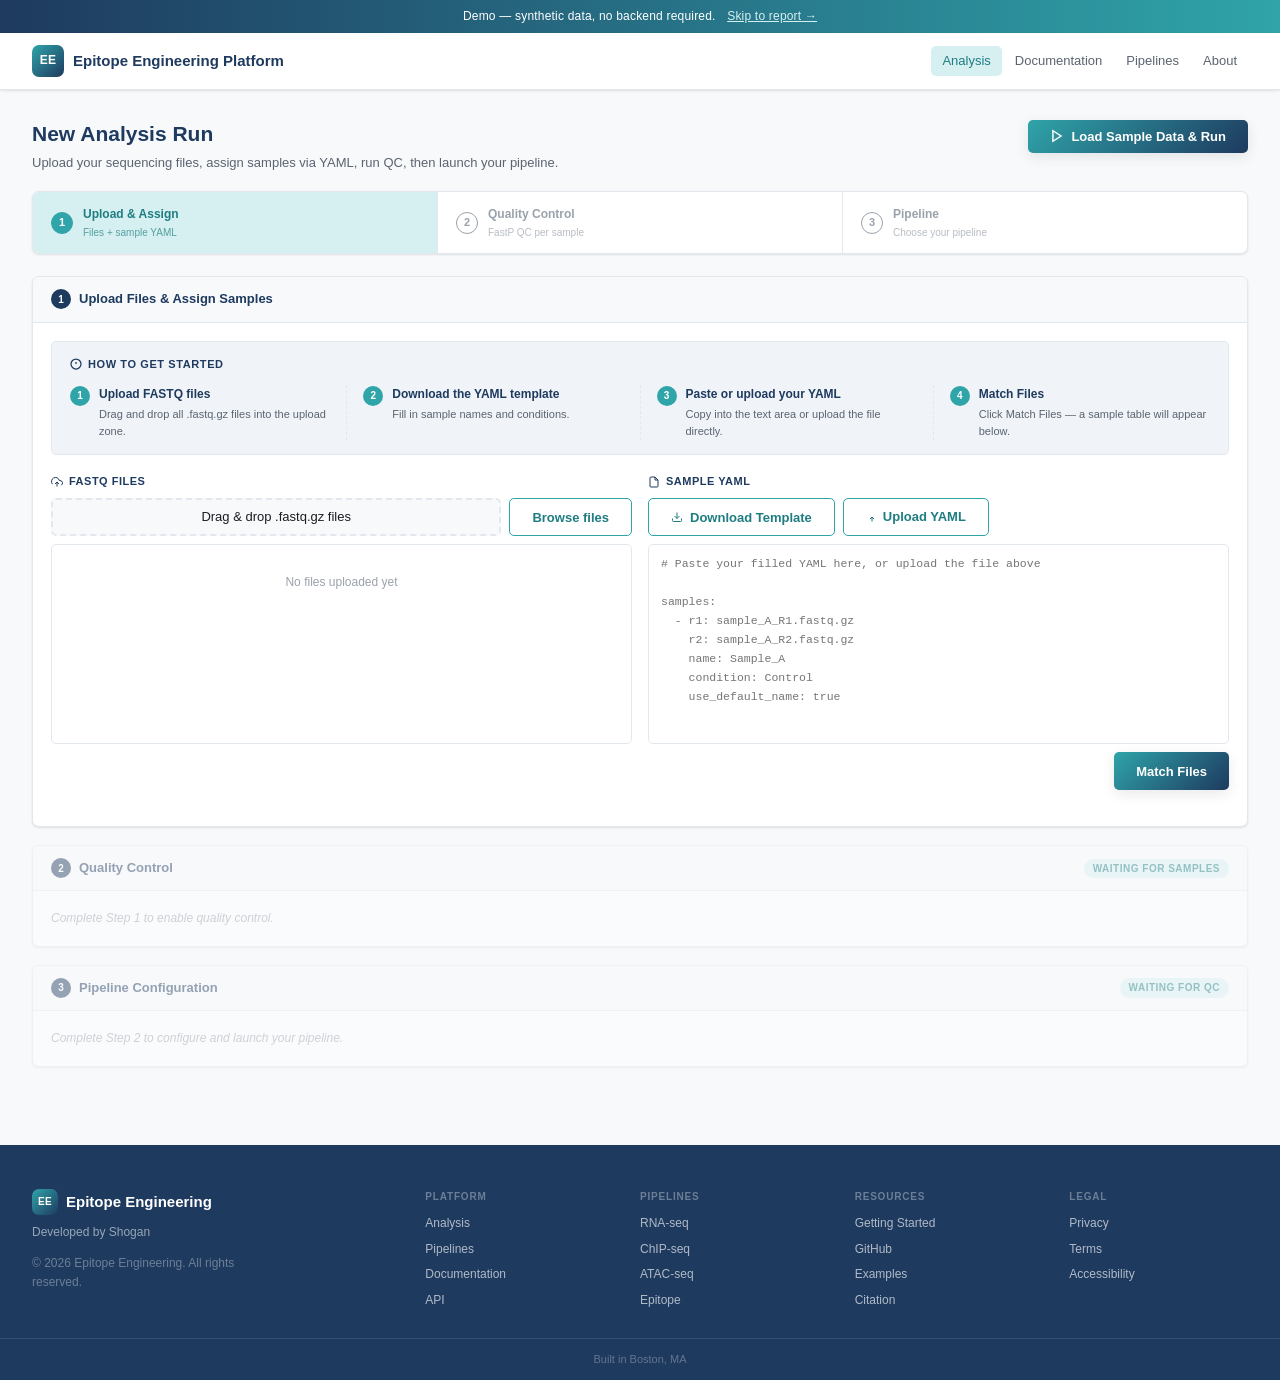
<file: index.html>
<!DOCTYPE html>
<html lang="en">
<head>
  <meta charset="UTF-8"/>
  <meta name="viewport" content="width=device-width, initial-scale=1.0"/>
  <title>Epitope Engineering Platform — Demo</title>
  <link rel="stylesheet" href="style.css"/>
  <style>
    .demo-bar{background:linear-gradient(90deg,#1E3A5F,#2FA4A9);color:#fff;text-align:center;padding:7px 16px;font-size:12px;font-weight:500;letter-spacing:.2px}
    .demo-bar a{color:#D6F0F1;text-decoration:underline;margin-left:8px}
    .page-hd-row{display:flex;align-items:flex-start;justify-content:space-between;gap:16px}
    .page-hd-text h1{font-size:21px;font-weight:600;color:var(--p)}
    .page-hd-text p{font-size:13px;color:var(--t2);margin-top:3px}
  </style>
</head>
<body>

<div class="demo-bar">
  Demo — synthetic data, no backend required.
  <a href="demo_report.html">Skip to report →</a>
</div>

<!-- ═══ HEADER ═══════════════════════════════════════════════════════════ -->
<header class="site-header">
  <div class="hdr-inner">
    <div class="logo">
      <span class="logo-mark">EE</span>
      <span class="logo-name">Epitope Engineering Platform</span>
    </div>
    <nav class="nav">
      <a href="index.html" class="nav-a active">Analysis</a>
      <a href="#" class="nav-a">Documentation</a>
      <a href="#" class="nav-a">Pipelines</a>
      <a href="#" class="nav-a">About</a>
    </nav>
  </div>
</header>


<!-- ═══ MAIN ══════════════════════════════════════════════════════════════ -->
<main class="main">
  <div class="wrap">

    <div class="page-hd">
      <div class="page-hd-row">
        <div class="page-hd-text">
          <h1>New Analysis Run</h1>
          <p>Upload your sequencing files, assign samples via YAML, run QC, then launch your pipeline.</p>
        </div>
        <button class="btn-run" id="demo-btn" onclick="loadDemoData()" style="flex-shrink:0;margin-top:2px">
          <svg width="14" height="14" viewBox="0 0 24 24" fill="none" stroke="currentColor" stroke-width="2.5"><polygon points="5 3 19 12 5 21 5 3"/></svg>
          Load Sample Data &amp; Run
        </button>
      </div>
    </div>

    <!-- ── WORKFLOW STEPPER ──────────────────────────────────────────── -->
    <div class="wf-bar">
      <div class="wf-step active" id="wf-1">
        <div class="wf-num">1</div>
        <div class="wf-text"><span class="wf-label">Upload &amp; Assign</span><span class="wf-sub">Files + sample YAML</span></div>
      </div>
      <div class="wf-step" id="wf-2">
        <div class="wf-num">2</div>
        <div class="wf-text"><span class="wf-label">Quality Control</span><span class="wf-sub">FastP QC per sample</span></div>
      </div>
      <div class="wf-step" id="wf-3">
        <div class="wf-num">3</div>
        <div class="wf-text"><span class="wf-label">Pipeline</span><span class="wf-sub">Choose your pipeline</span></div>
      </div>
    </div>

    <!-- ══════════════════════════════════════════════════════════════════
         STEP 1 — UPLOAD + YAML
    ══════════════════════════════════════════════════════════════════════ -->
    <div class="section-block" id="step1-block">
      <div class="section-hd">
        <span class="section-title"><span class="step-pill">1</span>Upload Files &amp; Assign Samples</span>
      </div>
      <div class="section-bd">

        <!-- Instruction banner -->
        <div class="instr-banner">
          <div class="instr-title">
            <svg width="12" height="12" viewBox="0 0 24 24" fill="none" stroke="currentColor" stroke-width="2.5"><circle cx="12" cy="12" r="10"/><line x1="12" y1="8" x2="12" y2="12"/><line x1="12" y1="16" x2="12.01" y2="16"/></svg>
            How to get started
          </div>
          <div class="instr-steps">
            <div class="instr-step"><div class="instr-n">1</div><div><div class="instr-head">Upload FASTQ files</div><div class="instr-sub">Drag and drop all .fastq.gz files into the upload zone.</div></div></div>
            <div class="instr-step"><div class="instr-n">2</div><div><div class="instr-head">Download the YAML template</div><div class="instr-sub">Fill in sample names and conditions.</div></div></div>
            <div class="instr-step"><div class="instr-n">3</div><div><div class="instr-head">Paste or upload your YAML</div><div class="instr-sub">Copy into the text area or upload the file directly.</div></div></div>
            <div class="instr-step"><div class="instr-n">4</div><div><div class="instr-head">Match Files</div><div class="instr-sub">Click Match Files — a sample table will appear below.</div></div></div>
          </div>
        </div>

        <!-- Two-col upload -->
        <div class="upload-two-col">

          <!-- LEFT — FASTQ -->
          <div class="upload-panel">
            <div class="upload-panel-label">
              <svg width="12" height="12" viewBox="0 0 24 24" fill="none" stroke="currentColor" stroke-width="2"><polyline points="16 16 12 12 8 16"/><line x1="12" y1="12" x2="12" y2="21"/><path d="M20.39 18.39A5 5 0 0 0 18 9h-1.26A8 8 0 1 0 3 16.3"/></svg>
              FASTQ Files
            </div>
            <div class="upload-drop-row">
              <div class="upload-drop" id="drop-zone">
                <div class="upload-drop-text">Drag &amp; drop .fastq.gz files</div>
                <input type="file" id="file-in" multiple hidden/>
              </div>
              <button class="btn-run btn-secondary upload-browse-btn" onclick="document.getElementById('file-in').click()">Browse files</button>
            </div>
            <div class="file-list-panel" id="file-list-panel">
              <div class="sb-list" id="file-list-items"><div class="sb-empty">No files uploaded yet</div></div>
              <div class="sb-foot" id="file-list-foot" style="display:none">
                <span id="fl-count">0 files</span>
                <span id="fl-size">—</span>
              </div>
            </div>
          </div>

          <!-- RIGHT — YAML -->
          <div class="upload-panel">
            <div class="upload-panel-label">
              <svg width="12" height="12" viewBox="0 0 24 24" fill="none" stroke="currentColor" stroke-width="2"><path d="M14 2H6a2 2 0 00-2 2v16a2 2 0 002 2h12a2 2 0 002-2V8z"/><polyline points="14 2 14 8 20 8"/></svg>
              Sample YAML
            </div>
            <div class="yaml-panel">
              <div class="yaml-top-row">
                <button class="btn-run btn-secondary" onclick="downloadYAMLTemplate()">
                  <svg width="12" height="12" viewBox="0 0 24 24" fill="none" stroke="currentColor" stroke-width="2"><path d="M21 15v4a2 2 0 01-2 2H5a2 2 0 01-2-2v-4"/><polyline points="7 10 12 15 17 10"/><line x1="12" y1="15" x2="12" y2="3"/></svg>
                  Download Template
                </button>
                <label class="btn-run btn-secondary yaml-file-lbl">
                  <svg width="12" height="12" viewBox="0 0 24 24" fill="none" stroke="currentColor" stroke-width="2"><polyline points="16 16 12 12 8 16"/><line x1="12" y1="12" x2="12" y2="21"/></svg>
                  Upload YAML
                  <input type="file" id="yaml-file-in" hidden accept=".yaml,.yml" onchange="loadYAMLFile(this)"/>
                </label>
              </div>
              <textarea id="yaml-textarea" class="yaml-ta" spellcheck="false" placeholder="# Paste your filled YAML here, or upload the file above&#10;&#10;samples:&#10;  - r1: sample_A_R1.fastq.gz&#10;    r2: sample_A_R2.fastq.gz&#10;    name: Sample_A&#10;    condition: Control&#10;    use_default_name: true"></textarea>
              <div class="yaml-actions">
                <button class="btn-run" onclick="matchYAML()">Match Files</button>
              </div>
            </div>
          </div>

        </div>

        <!-- Sample table -->
        <div id="sample-table-wrap" style="display:none">
          <div class="sample-table-hd">
            <svg width="13" height="13" viewBox="0 0 24 24" fill="none" stroke="currentColor" stroke-width="2"><path d="M17 21v-2a4 4 0 00-4-4H5a4 4 0 00-4 4v2"/><circle cx="9" cy="7" r="4"/></svg>
            Sample Assignment
            <span class="sample-table-count" id="sample-table-count"></span>
          </div>
          <div class="sample-table-scroll">
            <table class="sample-tbl">
              <thead>
                <tr><th>#</th><th>Sample Name</th><th>Condition</th><th>R1 File</th><th>R2 File</th><th>Default Name</th><th></th></tr>
              </thead>
              <tbody id="sample-tbl-body"></tbody>
            </table>
          </div>
          <div class="step-action-row" id="nudge-1" style="display:none">
            <button class="btn-run" onclick="scrollToStep2(); runQC()">
              <svg width="14" height="14" viewBox="0 0 24 24" fill="none" stroke="currentColor" stroke-width="2.5"><polygon points="5 3 19 12 5 21 5 3"/></svg>
              Run Quality Control
            </button>
          </div>
        </div>

      </div>
    </div>

    <!-- ══════════════════════════════════════════════════════════════════
         STEP 2 — QUALITY CONTROL
    ══════════════════════════════════════════════════════════════════════ -->
    <div class="section-block locked" id="step2-block">
      <div class="section-hd">
        <span class="section-title"><span class="step-pill">2</span>Quality Control</span>
        <span class="section-badge" id="qc-badge">Waiting for samples</span>
      </div>
      <div class="section-bd">
        <p class="step-hint" id="qc-hint">Complete Step 1 to enable quality control.</p>

        <div id="qc-ready-block" style="display:none">
          <!-- QC results table -->
          <div id="qc-results-wrap" style="display:none">
            <div class="sample-table-hd" style="margin-bottom:10px">QC Results</div>
            <div class="sample-table-scroll">
              <table class="sample-tbl" id="qc-tbl">
                <thead>
                  <tr><th>Sample / Condition</th><th>R1 Reads</th><th>R2 Reads</th><th>Q20 / Q30</th><th>GC%</th><th>Status</th></tr>
                </thead>
                <tbody id="qc-tbl-body"></tbody>
              </table>
            </div>
            <div class="step-action-row" id="nudge-2" style="display:none">
              <button class="btn-run btn-secondary" id="dl-report-btn" onclick="downloadQCReport()">
                <svg width="13" height="13" viewBox="0 0 24 24" fill="none" stroke="currentColor" stroke-width="2"><path d="M21 15v4a2 2 0 01-2 2H5a2 2 0 01-2-2v-4"/><polyline points="7 10 12 15 17 10"/><line x1="12" y1="15" x2="12" y2="3"/></svg>
                Download QC Report
              </button>
              <button class="btn-run" onclick="scrollToStep3()">
                Proceed to Step 3 →
              </button>
            </div>
          </div>
        </div>

      </div>
    </div>

    <!-- ══════════════════════════════════════════════════════════════════
         STEP 3 — PIPELINE
    ══════════════════════════════════════════════════════════════════════ -->
    <div class="section-block locked" id="step3-block">
      <div class="section-hd">
        <span class="section-title"><span class="step-pill">3</span>Pipeline Configuration</span>
        <span class="section-badge" id="pipe-badge">Waiting for QC</span>
      </div>
      <div class="section-bd">
        <p class="step-hint" id="pipe-hint">Complete Step 2 to configure and launch your pipeline.</p>

        <div id="pipe-ready-block" style="display:none">
          <div class="two-col">

            <!-- LEFT COL -->
            <div class="col-l">

              <!-- Pipeline -->
              <div class="card h-full">
                <div class="card-hd">
                  <span class="card-title">
                    <svg width="14" height="14" viewBox="0 0 24 24" fill="none" stroke="currentColor" stroke-width="2"><polyline points="22 12 18 12 15 21 9 3 6 12 2 12"/></svg>
                    Select Pipeline
                  </span>
                </div>
                <div class="card-bd">
                  <div class="dd-wrap">
                    <select class="pipeline-dd" id="pipeline-dd" onchange="selectPipeline(this.value)">
                      <option value="">— loading pipelines… —</option>
                    </select>
                    <svg class="dd-arrow" width="12" height="12" viewBox="0 0 24 24" fill="none" stroke="currentColor" stroke-width="2.5"><polyline points="6 9 12 15 18 9"/></svg>
                  </div>
                  <div class="pip-info" id="pip-info" style="display:none">
                    <p class="pip-desc" id="pip-desc"></p>
                    <div class="pipeline-steps-vis" id="pipeline-steps-vis"></div>
                  </div>
                </div>
              </div>

              <!-- Pre-processing -->
              <div class="card">
                <div class="card-hd">
                  <span class="card-title">
                    <svg width="14" height="14" viewBox="0 0 24 24" fill="none" stroke="currentColor" stroke-width="2"><path d="M12 20h9"/><path d="M16.5 3.5a2.121 2.121 0 013 3L7 19l-4 1 1-4L16.5 3.5z"/></svg>
                    Pre-processing
                  </span>
                </div>
                <div class="card-bd">
                  <div class="preproc-row">
                    <div class="preproc-group">
                      <div class="preproc-lbl">Reads</div>
                      <label class="radio-lbl"><input type="radio" name="read-choice" value="trimmed" checked/> Trimmed <span class="radio-hint">(post-QC)</span></label>
                      <label class="radio-lbl"><input type="radio" name="read-choice" value="original"/> Raw <span class="radio-hint">(original)</span></label>
                    </div>
                    <div class="preproc-sep"></div>
                    <div class="preproc-group">
                      <div class="preproc-lbl">Paired reads</div>
                      <label class="radio-lbl"><input type="radio" name="merge-choice" value="no" checked/> Keep R1 / R2 <span class="radio-hint">(separate)</span></label>
                      <label class="radio-lbl"><input type="radio" name="merge-choice" value="yes"/> Merge <span class="radio-hint">(before alignment)</span></label>
                    </div>
                  </div>
                </div>
              </div>

              <!-- Reference -->
              <div class="card">
                <div class="card-hd">
                  <span class="card-title">
                    <svg width="14" height="14" viewBox="0 0 24 24" fill="none" stroke="currentColor" stroke-width="2"><ellipse cx="12" cy="5" rx="9" ry="3"/><path d="M21 12c0 1.66-4 3-9 3s-9-1.34-9-3"/><path d="M3 5v14c0 1.66 4 3 9 3s9-1.34 9-3V5"/></svg>
                    Reference Sequence
                  </span>
                </div>
                <div class="card-bd">
                  <div class="ref-row" id="ref-row" style="display:none">

                    <!-- Top controls row -->
                    <div class="ref-controls-row">
                      <div class="ref-label">
                        <svg width="12" height="12" viewBox="0 0 24 24" fill="none"
                            stroke="currentColor" stroke-width="2">
                          <path d="M14 2H6a2 2 0 00-2 2v16a2 2 0 002 2h12a2 2 0 002-2V8z"/>
                          <polyline points="14 2 14 8 20 8"/>
                        </svg>
                        Reference
                      </div>

                      <!-- Built-in reference selector (hidden when empty) -->
                      <div class="ref-builtin-wrap" id="ref-builtin-wrap" style="display:none">
                        <select id="ref-builtin-select" class="ref-builtin-select"
                                onchange="selectBuiltinRef(this.value)">
                          <option value="">— select built-in —</option>
                        </select>
                      </div>

                      <!-- FASTA upload -->
                      <div class="ref-upload-wrap" id="ref-upload-wrap">
                        <input type="file" id="ref-file-in" hidden accept=".fa,.fasta,.fna,.faa,.fa.gz,.fasta.gz,.fna.gz,.faa.gz"/>
                        <button class="alt-btn" id="ref-upload-btn"
                                onclick="document.getElementById('ref-file-in').click()">
                          <svg width="12" height="12" viewBox="0 0 24 24" fill="none"
                              stroke="currentColor" stroke-width="2">
                            <polyline points="16 16 12 12 8 16"/>
                            <line x1="12" y1="12" x2="12" y2="21"/>
                            <path d="M20.39 18.39A5 5 0 0 0 18 9h-1.26A8 8 0 1 0 3 16.3"/>
                          </svg>
                          Upload FASTA
                        </button>
                        <span class="ref-filename" id="ref-filename" style="display:none"></span>
                        <span class="ref-type-badge" id="ref-type-badge" style="display:none"></span>
                        <button class="ref-clear-btn" id="ref-clear-btn"
                                style="display:none" onclick="clearReference()">✕</button>
                      </div>
                    </div>

                    <!-- Paste section -->
                    <div class="ref-paste-section">
                      <textarea id="ref-seq-text" class="ref-seq-ta"
                        placeholder="Or paste FASTA sequence(s) here...&#10;&gt;MyPeptide&#10;ACDEFGHIKLMNPQRSTVWY"
                        rows="3" spellcheck="false"></textarea>
                      <div class="ref-analyze-bar">
                        <button class="alt-btn" onclick="analyzeReference()">
                          <svg width="12" height="12" viewBox="0 0 24 24" fill="none" stroke="currentColor" stroke-width="2">
                            <circle cx="11" cy="11" r="8"/><line x1="21" y1="21" x2="16.65" y2="16.65"/>
                          </svg>
                          Analyze
                        </button>
                        <div class="ref-scan-result" id="ref-scan-result" style="display:none"></div>
                      </div>
                    </div>

                  </div>
                </div>
              </div>



            </div><!-- /col-l -->

            <!-- RIGHT COL — Parameters -->
            <div class="col-r">
              <div class="card">
                <div class="card-hd">
                  <span class="card-title">
                    <svg width="14" height="14" viewBox="0 0 24 24" fill="none" stroke="currentColor" stroke-width="2"><circle cx="12" cy="12" r="3"/><path d="M19.07 4.93l-1.41 1.41M4.93 4.93l1.41 1.41M4.93 19.07l1.41-1.41M19.07 19.07l-1.41-1.41M21 12h-3M6 12H3M12 21v-3M12 6V3"/></svg>
                    Parameters
                  </span>
                  <button class="btn-run btn-secondary btn-sm" onclick="resetParams()">
                    <svg width="11" height="11" viewBox="0 0 24 24" fill="none" stroke="currentColor" stroke-width="2.5"><path d="M3 12a9 9 0 1 0 9-9 9.75 9.75 0 0 0-6.74 2.74L3 8"/><path d="M3 3v5h5"/></svg>
                    Reset
                  </button>
                </div>
                <div class="params-blurb">
                  Select a pipeline to configure parameters. Defaults are suitable for most RNA-seq experiments.
                </div>
                <div id="params-dynamic" class="params-dynamic">
                  <p class="params-empty">Select a pipeline to see parameters.</p>
                </div>
              </div>
            </div>
          </div>
          <div class="run-bar" id="run-bar">
            <div class="run-meta">
              <span id="run-summary">0 samples configured</span>
              <span class="run-pipe-badge" id="run-pipe-badge">No pipeline selected</span>
            </div>
            <button class="btn-run" id="run-btn">
              <svg width="14" height="14" viewBox="0 0 24 24" fill="none" stroke="currentColor" stroke-width="2.5"><polygon points="5 3 19 12 5 21 5 3"/></svg>
              Run Analysis
            </button>
          </div>
        </div>
      </div>
    </div>

  </div>
</main>

<!-- FOOTER -->
<footer class="footer">
  <div class="wrap footer-inner">
    <div class="footer-brand">
      <div class="footer-logo"><span class="logo-mark sm">EE</span>Epitope Engineering</div>
      <p>Developed by Shogan</p>
      <p class="footer-copy">© 2026 Epitope Engineering. All rights reserved.</p>
    </div>
    <div class="footer-col"><h4>Platform</h4><a href="#">Analysis</a><a href="#">Pipelines</a><a href="#">Documentation</a><a href="#">API</a></div>
    <div class="footer-col"><h4>Pipelines</h4><a href="#">RNA-seq</a><a href="#">ChIP-seq</a><a href="#">ATAC-seq</a><a href="#">Epitope</a></div>
    <div class="footer-col"><h4>Resources</h4><a href="#">Getting Started</a><a href="#">GitHub</a><a href="#">Examples</a><a href="#">Citation</a></div>
    <div class="footer-col"><h4>Legal</h4><a href="#">Privacy</a><a href="#">Terms</a><a href="#">Accessibility</a></div>
  </div>
  <div class="footer-btm"><div class="wrap">Built in Boston, MA</div></div>
</footer>

<style>
  #toast-container{position:fixed;bottom:24px;right:24px;z-index:9999;display:flex;flex-direction:column;gap:8px;pointer-events:none}
  .toast-item{padding:10px 16px;border-radius:8px;font-size:13px;font-weight:500;box-shadow:0 4px 12px rgba(0,0,0,.18);max-width:320px;opacity:0;transition:opacity .2s;pointer-events:auto}
  .toast-success{background:#1a7f5a;color:#fff}
  .toast-error{background:#c0392b;color:#fff}
  .toast-info{background:#1E3A5F;color:#fff}
  .status-pass{display:inline-flex;align-items:center;gap:4px;color:#1a7f5a;font-weight:600;font-size:12px}
  .status-fail{display:inline-flex;align-items:center;gap:4px;color:#c0392b;font-weight:600;font-size:12px}
  .ref-type-aa{background:#e8f4f8;color:#1E3A5F;border:1px solid #b8d9e8;padding:2px 7px;border-radius:4px;font-size:11px;font-weight:600}
</style>
<div id="toast-container"></div>

<script>
// ── Global state ─────────────────────────────────────────────────────────────
let files = [];
let pipelines = {};
let referenceFile, referenceType;

// ── Demo data ─────────────────────────────────────────────────────────────────
const DEMO_QC_RESULTS = [
  { sample:'CDR3-Lib-1', condition:'Input', status:'ok', results:{
      before_filtering:{ total_reads:1694462 },
      after_filtering: { q20_rate:96.8, q30_rate:91.2, gc_content:47.3 },
      filtering:       { pass_rate:94.8 } }},
  { sample:'CDR3-Lib-2', condition:'Input', status:'ok', results:{
      before_filtering:{ total_reads:1825694 },
      after_filtering: { q20_rate:96.4, q30_rate:90.8, gc_content:46.9 },
      filtering:       { pass_rate:95.1 } }},
  { sample:'CDR3-Sel-1', condition:'Selected', status:'ok', results:{
      before_filtering:{ total_reads:1469122 },
      after_filtering: { q20_rate:97.1, q30_rate:92.1, gc_content:47.8 },
      filtering:       { pass_rate:95.1 } }},
  { sample:'CDR3-Sel-2', condition:'Selected', status:'ok', results:{
      before_filtering:{ total_reads:1778688 },
      after_filtering: { q20_rate:96.9, q30_rate:91.5, gc_content:48.1 },
      filtering:       { pass_rate:95.1 } }},
];

const DEMO_YAML = `# CDR3 Library Enrichment Demo
samples:
  - r1: CDR3-Lib-1_R1.fastq.gz
    r2: CDR3-Lib-1_R2.fastq.gz
    name: CDR3-Lib-1
    condition: Input
    use_default_name: true

  - r1: CDR3-Lib-2_R1.fastq.gz
    r2: CDR3-Lib-2_R2.fastq.gz
    name: CDR3-Lib-2
    condition: Input
    use_default_name: true

  - r1: CDR3-Sel-1_R1.fastq.gz
    r2: CDR3-Sel-1_R2.fastq.gz
    name: CDR3-Sel-1
    condition: Selected
    use_default_name: true

  - r1: CDR3-Sel-2_R1.fastq.gz
    r2: CDR3-Sel-2_R2.fastq.gz
    name: CDR3-Sel-2
    condition: Selected
    use_default_name: true
`;

const DEMO_PIPELINE = {
  id:'aa_enrichment', name:'AA Enrichment',
  description:'FastP QC + merging → Diamond BLASTX alignment → per-position binomial GLM with LRT and BH FDR correction → sequence logo output.',
  steps:['FastP QC','Diamond BLASTX','Count Matrix','LRT Analysis','Sequence Logos'],
};

const DEMO_PARAMS_HTML = `
<div class="pkg-block">
  <div class="pkg-block-hd"><span class="pkg-block-label">FastP</span></div>
  <p class="pkg-block-desc">Adapter trimming, quality filtering and paired-end merging.</p>
  <div class="param-grid">
    <div class="param-item"><label>Threads</label><input type="number" class="p-in" value="4" data-key="fastp_threads"/></div>
    <div class="param-item"><label>Min Length (bp)</label><input type="number" class="p-in" value="30" data-key="fastp_min_length"/></div>
    <div class="param-item"><label>Quality Threshold</label><input type="number" class="p-in" value="20" data-key="fastp_quality"/></div>
    <div class="param-item"><label>Complexity Filter</label><input type="number" class="p-in" value="30" data-key="fastp_complexity"/></div>
  </div>
</div>
<div class="pkg-block">
  <div class="pkg-block-hd"><span class="pkg-block-label">Diamond BLASTX</span></div>
  <p class="pkg-block-desc">Ultra-fast translated alignment of merged reads to reference peptide library.</p>
  <div class="param-grid">
    <div class="param-item"><label>Threads</label><input type="number" class="p-in" value="8" data-key="diamond_threads"/></div>
    <div class="param-item"><label>E-value Cutoff</label><input type="number" class="p-in" value="0.00001" step="any" data-key="diamond_evalue"/></div>
    <div class="param-item"><label>Min Identity (%)</label><input type="number" class="p-in" value="85" data-key="diamond_min_identity"/></div>
    <div class="param-item"><label>Max Hits Per Read</label><input type="number" class="p-in" value="1" data-key="diamond_max_hits"/></div>
  </div>
</div>
<div class="pkg-block">
  <div class="pkg-block-hd"><span class="pkg-block-label">AA Enrichment</span></div>
  <p class="pkg-block-desc">Per-position binomial GLM with LRT and BH FDR correction.</p>
  <div class="param-grid">
    <div class="param-item"><label>Min Read Depth</label><input type="number" class="p-in" value="50" data-key="enrichment_min_depth"/></div>
    <div class="param-item"><label>FDR Threshold</label><input type="number" class="p-in" value="0.05" step="0.01" data-key="enrichment_fdr"/></div>
    <div class="param-item"><label>Min Length (aa)</label><input type="number" class="p-in" value="7" data-key="min_length"/></div>
    <div class="param-item"><label>Max Length (aa)</label><input type="number" class="p-in" value="22" data-key="max_length"/></div>
  </div>
</div>`;

// ── Toast ─────────────────────────────────────────────────────────────────────
function toast(msg, type) {
  const container = document.getElementById('toast-container');
  const t = document.createElement('div');
  t.className = `toast-item toast-${type}`;
  t.textContent = msg;
  container.appendChild(t);
  requestAnimationFrame(() => { t.style.opacity = '1'; });
  setTimeout(() => { t.style.opacity = '0'; setTimeout(() => t.remove(), 220); }, 3500);
}

// ── File list ─────────────────────────────────────────────────────────────────
function renderFileList() {
  const fileList = document.getElementById('file-list-items');
  if (fileList) {
    fileList.innerHTML = files.map(f =>
      `<div class="file-item" style="padding:5px 8px;font-size:12px;border-bottom:1px solid var(--bdr,#e5e7eb)">`+
      `<span style="font-weight:500">${f.file.name}</span>`+
      `<span style="color:#888;margin-left:8px">${(f.file.size/1024/1024).toFixed(1)} MB</span></div>`
    ).join('');
  }
  const foot = document.getElementById('file-list-foot');
  if (foot && files.length > 0) {
    document.getElementById('fl-count').textContent = `${files.length} files`;
    const totalSize = files.reduce((sum, f) => sum + f.file.size, 0);
    document.getElementById('fl-size').textContent = `${(totalSize/1024/1024).toFixed(1)} MB total`;
    foot.style.display = 'flex';
  }
}

// ── Step 1: Match Files ───────────────────────────────────────────────────────
function matchYAML() {
  const yamlText = document.getElementById('yaml-textarea').value.trim();
  if (!yamlText) { toast('Please enter YAML content first — use "Load Sample Data & Run" or paste your own.', 'error'); return; }

  const samples = [
    { name:'CDR3-Lib-1', condition:'Input',    r1:'CDR3-Lib-1_R1.fastq.gz', r2:'CDR3-Lib-1_R2.fastq.gz' },
    { name:'CDR3-Lib-2', condition:'Input',    r1:'CDR3-Lib-2_R1.fastq.gz', r2:'CDR3-Lib-2_R2.fastq.gz' },
    { name:'CDR3-Sel-1', condition:'Selected', r1:'CDR3-Sel-1_R1.fastq.gz', r2:'CDR3-Sel-1_R2.fastq.gz' },
    { name:'CDR3-Sel-2', condition:'Selected', r1:'CDR3-Sel-2_R1.fastq.gz', r2:'CDR3-Sel-2_R2.fastq.gz' },
  ];

  const tbody = document.getElementById('sample-tbl-body');
  tbody.innerHTML = '';
  samples.forEach((s, i) => {
    const tr = document.createElement('tr');
    tr.innerHTML = `<td>${i+1}</td><td>${s.name}</td><td>${s.condition}</td><td>${s.r1}</td><td>${s.r2}</td><td>&#10003;</td><td><button class="btn-edit" style="font-size:11px;padding:2px 8px;border:1px solid #ccc;border-radius:4px;cursor:pointer;background:#fff">Edit</button></td>`;
    tbody.appendChild(tr);
  });

  document.getElementById('sample-table-wrap').style.display = 'block';
  document.getElementById('sample-table-count').textContent = `${samples.length} samples`;
  document.getElementById('nudge-1').style.display = 'flex';

  document.getElementById('step2-block').classList.remove('locked');
  document.getElementById('wf-2').classList.add('active');
  document.getElementById('qc-badge').textContent = 'Ready to run';
  document.getElementById('qc-hint').textContent = 'Click "Run Quality Control" below to begin QC.';

  toast('4 samples matched — click "Run Quality Control" to proceed.', 'success');
  document.getElementById('step2-block').scrollIntoView({ behavior:'smooth' });
}

// ── Step 2: QC ────────────────────────────────────────────────────────────────
async function runQC() {
  const qcBtn = document.querySelector('#nudge-1 .btn-run');
  if (qcBtn) {
    qcBtn.disabled = true;
    qcBtn.innerHTML = '<svg width="14" height="14" viewBox="0 0 24 24" fill="none" stroke="currentColor" stroke-width="2.5"><polygon points="5 3 19 12 5 21 5 3"/></svg> Running QC…';
  }
  document.getElementById('step2-block').scrollIntoView({ behavior:'smooth' });
  toast('Running FastP QC…', 'info');

  await new Promise(r => setTimeout(r, 1600));

  renderQCTable(DEMO_QC_RESULTS);
  toast('QC complete — 4 / 4 samples passed!', 'success');

  setTimeout(enableStep3, 400);
}

function renderQCTable(results) {
  document.getElementById('qc-hint').style.display = 'none';
  document.getElementById('qc-ready-block').style.display = 'block';
  document.getElementById('qc-results-wrap').style.display = 'block';
  document.getElementById('nudge-2').style.display = 'flex';
  document.getElementById('qc-badge').textContent = 'Complete';

  const tbody = document.getElementById('qc-tbl-body');
  tbody.innerHTML = results.map(r => {
    const total = r.results.before_filtering.total_reads;
    const r1 = Math.round(total / 2);
    const r2 = total - r1;
    const { q20_rate, q30_rate, gc_content } = r.results.after_filtering;
    const pass = r.status === 'ok';
    return `<tr>
      <td><strong>${r.sample}</strong><br><span style="font-size:11px;color:#888">${r.condition}</span></td>
      <td>${r1.toLocaleString()}</td>
      <td>${r2.toLocaleString()}</td>
      <td>${q20_rate}% / ${q30_rate}%</td>
      <td>${gc_content}%</td>
      <td><span class="${pass ? 'status-pass' : 'status-fail'}">${pass ? '&#10003; Pass' : '&#10007; Fail'}</span></td>
    </tr>`;
  }).join('');
}

// ── Step 3: Pipeline ──────────────────────────────────────────────────────────
function enableStep3() {
  document.getElementById('step3-block').classList.remove('locked');
  document.getElementById('wf-3').classList.add('active');
  document.getElementById('pipe-badge').textContent = 'Ready to configure';
  document.getElementById('pipe-hint').style.display = 'none';
  document.getElementById('pipe-ready-block').style.display = 'block';
  document.getElementById('ref-row').style.display = 'block';

  pipelines = { aa_enrichment: DEMO_PIPELINE };
  const dd = document.getElementById('pipeline-dd');
  dd.innerHTML = '<option value="">&#8212; Select Pipeline &#8212;</option><option value="aa_enrichment">AA Enrichment</option>';
  dd.value = 'aa_enrichment';
  selectPipeline('aa_enrichment');

  const refTa = document.getElementById('ref-seq-text');
  if (refTa) refTa.value = '>CDR3_reference_12mer\nMGYDPELKVLDY\n';
  referenceFile = new File(['>CDR3_reference_12mer\nMGYDPELKVLDY\n'], 'cdr3_reference.fasta', { type:'text/plain' });
  referenceType = 'aa';

  const refFname  = document.getElementById('ref-filename');
  const refBadge  = document.getElementById('ref-type-badge');
  const refClear  = document.getElementById('ref-clear-btn');
  const refUpload = document.getElementById('ref-upload-btn');
  if (refFname)  { refFname.textContent = 'cdr3_reference.fasta'; refFname.style.display = 'inline'; }
  if (refBadge)  { refBadge.textContent = 'AA'; refBadge.className = 'ref-type-badge ref-type-aa'; refBadge.style.display = 'inline'; }
  if (refClear)  refClear.style.display  = 'inline-flex';
  if (refUpload) refUpload.style.display = 'none';

  const refScan = document.getElementById('ref-scan-result');
  if (refScan) { refScan.style.display = 'inline'; refScan.innerHTML = '<span style="color:#1a7f5a">&#10003; 1 sequence &middot; AA &middot; 12 aa</span>'; }

  const runBtn = document.getElementById('run-btn');
  if (runBtn) {
    runBtn.innerHTML = '<svg width="14" height="14" viewBox="0 0 24 24" fill="none" stroke="currentColor" stroke-width="2.5"><path d="M5 12h14"/><path d="M12 5l7 7-7 7"/></svg> View Demo Results';
    runBtn.onclick = () => { window.location.href = 'demo_report.html'; };
  }
  const runSum   = document.getElementById('run-summary');
  const runBadge = document.getElementById('run-pipe-badge');
  if (runSum)   runSum.textContent   = '4 samples · AA Enrichment';
  if (runBadge) runBadge.textContent = 'AA Enrichment';

  document.getElementById('step3-block').scrollIntoView({ behavior:'smooth' });
  toast('Pipeline configured — click “View Demo Results” to see the report!', 'success');
}

function selectPipeline(id) {
  if (!id || !pipelines[id]) return;
  const pip = pipelines[id];
  document.getElementById('pip-info').style.display = 'block';
  document.getElementById('pip-desc').textContent = pip.description;
  document.getElementById('pipeline-steps-vis').innerHTML = pip.steps.map(s => `<div class="step-vis">${s}</div>`).join('');
  const w = document.getElementById('params-dynamic');
  if (w) w.innerHTML = DEMO_PARAMS_HTML;
}

// ── Load Sample Data button ───────────────────────────────────────────────────
async function loadDemoData() {
  const btn = document.getElementById('demo-btn');
  if (btn) { btn.disabled = true; btn.textContent = 'Loading…'; }

  files = [
    { file:{ name:'CDR3-Lib-1_R1.fastq.gz', size:8472318 } },
    { file:{ name:'CDR3-Lib-1_R2.fastq.gz', size:8469244 } },
    { file:{ name:'CDR3-Lib-2_R1.fastq.gz', size:9127561 } },
    { file:{ name:'CDR3-Lib-2_R2.fastq.gz', size:9122083 } },
    { file:{ name:'CDR3-Sel-1_R1.fastq.gz', size:7348012 } },
    { file:{ name:'CDR3-Sel-1_R2.fastq.gz', size:7341887 } },
    { file:{ name:'CDR3-Sel-2_R1.fastq.gz', size:8891234 } },
    { file:{ name:'CDR3-Sel-2_R2.fastq.gz', size:8887109 } },
  ];
  renderFileList();
  document.getElementById('yaml-textarea').value = DEMO_YAML;

  if (btn) {
    btn.disabled = false;
    btn.innerHTML = '<svg width="14" height="14" viewBox="0 0 24 24" fill="none" stroke="currentColor" stroke-width="2.5"><polygon points="5 3 19 12 5 21 5 3"/></svg> Load Sample Data &amp; Run';
  }
  toast('Sample data loaded — click “Match Files” to proceed!', 'success');
}

// ── Helpers ───────────────────────────────────────────────────────────────────
function scrollToStep2() { document.getElementById('step2-block').scrollIntoView({ behavior:'smooth' }); }
function scrollToStep3() { document.getElementById('step3-block').scrollIntoView({ behavior:'smooth' }); }

function downloadYAMLTemplate() {
  const tmpl = `# Sample assignment YAML template\nsamples:\n  - r1: sample_A_R1.fastq.gz\n    r2: sample_A_R2.fastq.gz\n    name: Sample_A\n    condition: Control\n    use_default_name: true\n`;
  const a = Object.assign(document.createElement('a'), { href: URL.createObjectURL(new Blob([tmpl],{type:'text/yaml'})), download:'samples_template.yaml' });
  a.click();
}

function loadYAMLFile(input) {
  const file = input.files[0];
  if (!file) return;
  const reader = new FileReader();
  reader.onload = e => { document.getElementById('yaml-textarea').value = e.target.result; toast('YAML file loaded', 'success'); };
  reader.readAsText(file);
}

function downloadQCReport() { toast('QC report download started', 'info'); }

function resetParams() {
  const w = document.getElementById('params-dynamic');
  if (w && pipelines.aa_enrichment) { w.innerHTML = DEMO_PARAMS_HTML; toast('Parameters reset to defaults', 'info'); }
}

function analyzeReference() {
  const ta = document.getElementById('ref-seq-text');
  if (!ta || !ta.value.trim()) { toast('Please enter a reference sequence first', 'error'); return; }
  const result = document.getElementById('ref-scan-result');
  if (result) { result.style.display = 'inline'; result.innerHTML = '<span style="color:#1a7f5a">&#10003; 1 sequence &middot; AA &middot; 12 aa</span>'; }
}

function clearReference() {
  referenceFile = null; referenceType = null;
  const ta = document.getElementById('ref-seq-text'); if (ta) ta.value = '';
  const refFname  = document.getElementById('ref-filename');
  const refBadge  = document.getElementById('ref-type-badge');
  const refClear  = document.getElementById('ref-clear-btn');
  const refUpload = document.getElementById('ref-upload-btn');
  const refScan   = document.getElementById('ref-scan-result');
  if (refFname)  refFname.style.display  = 'none';
  if (refBadge)  refBadge.style.display  = 'none';
  if (refClear)  refClear.style.display  = 'none';
  if (refUpload) refUpload.style.display = 'inline-flex';
  if (refScan)   refScan.style.display   = 'none';
}

function selectBuiltinRef(val) { /* demo stub */ }
function _applyRefScanResult(res) { /* demo stub */ }
</script>
</body>
</html>
</file>
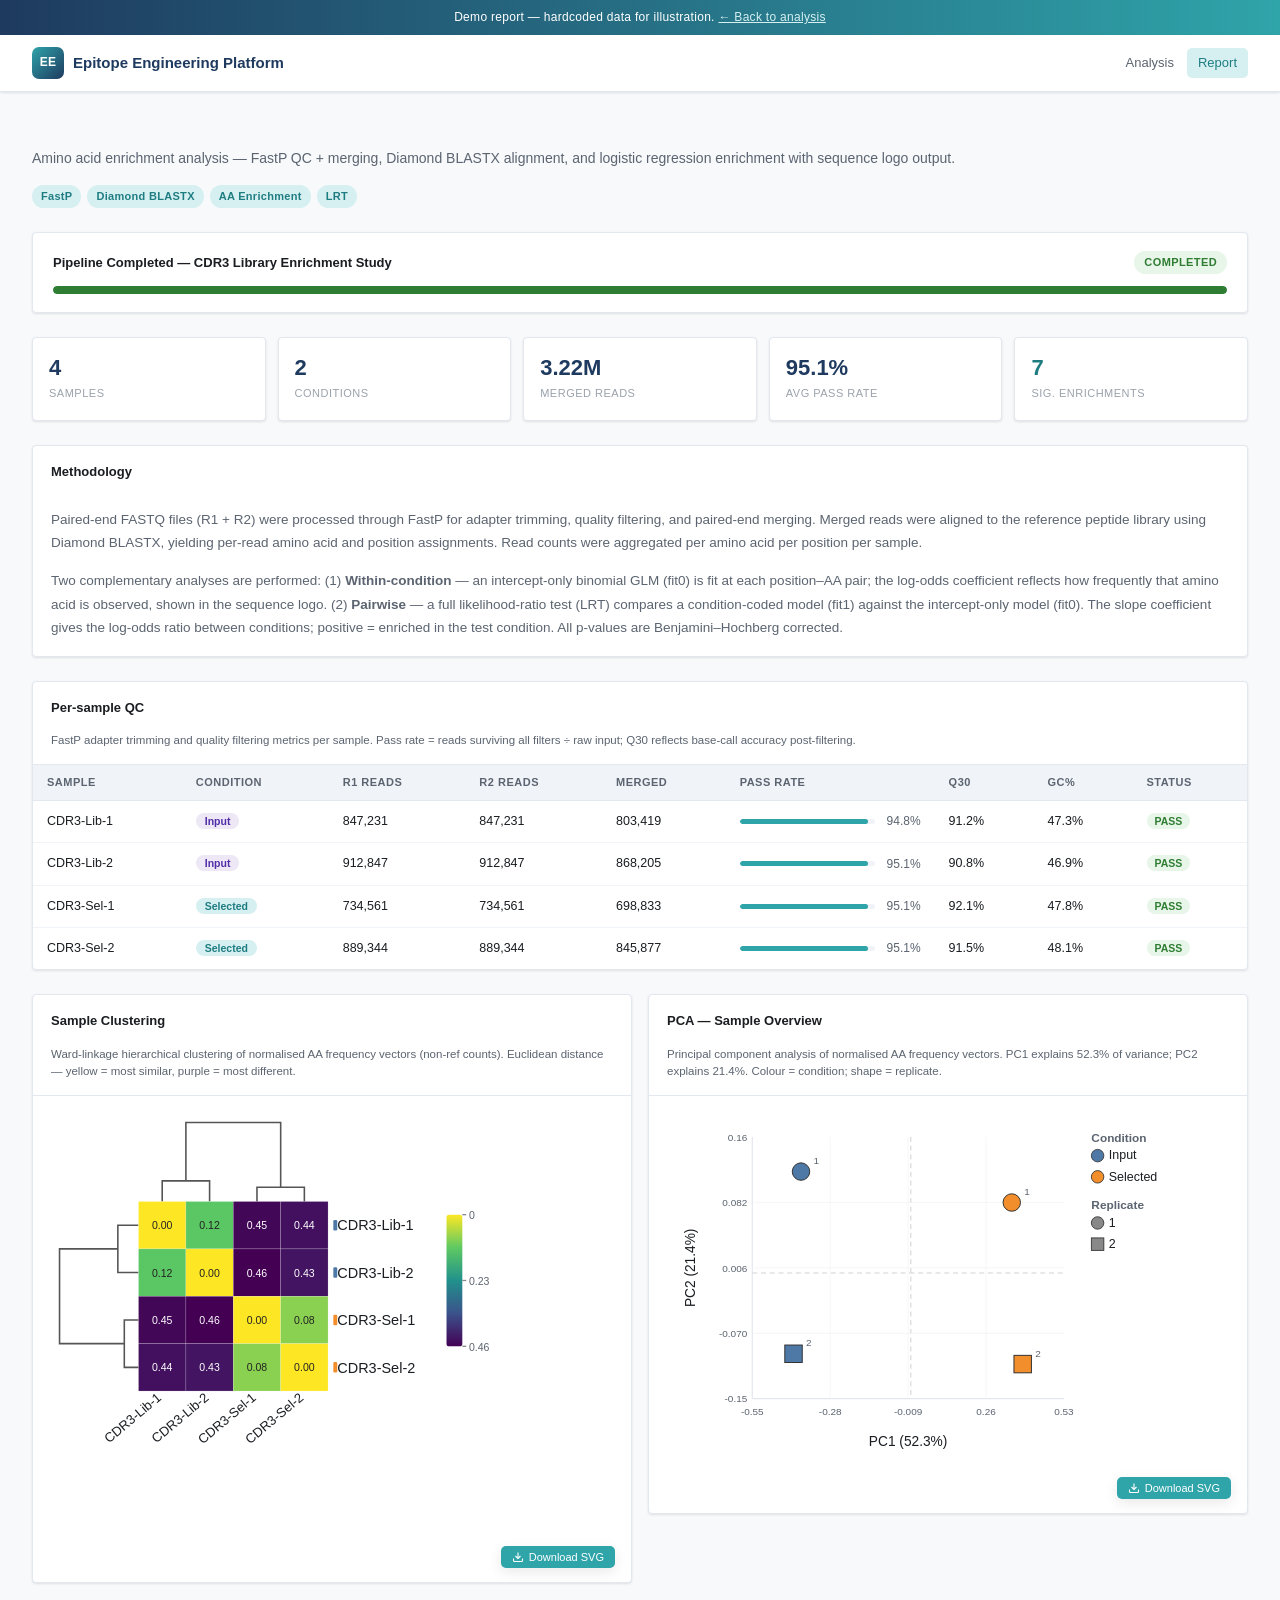
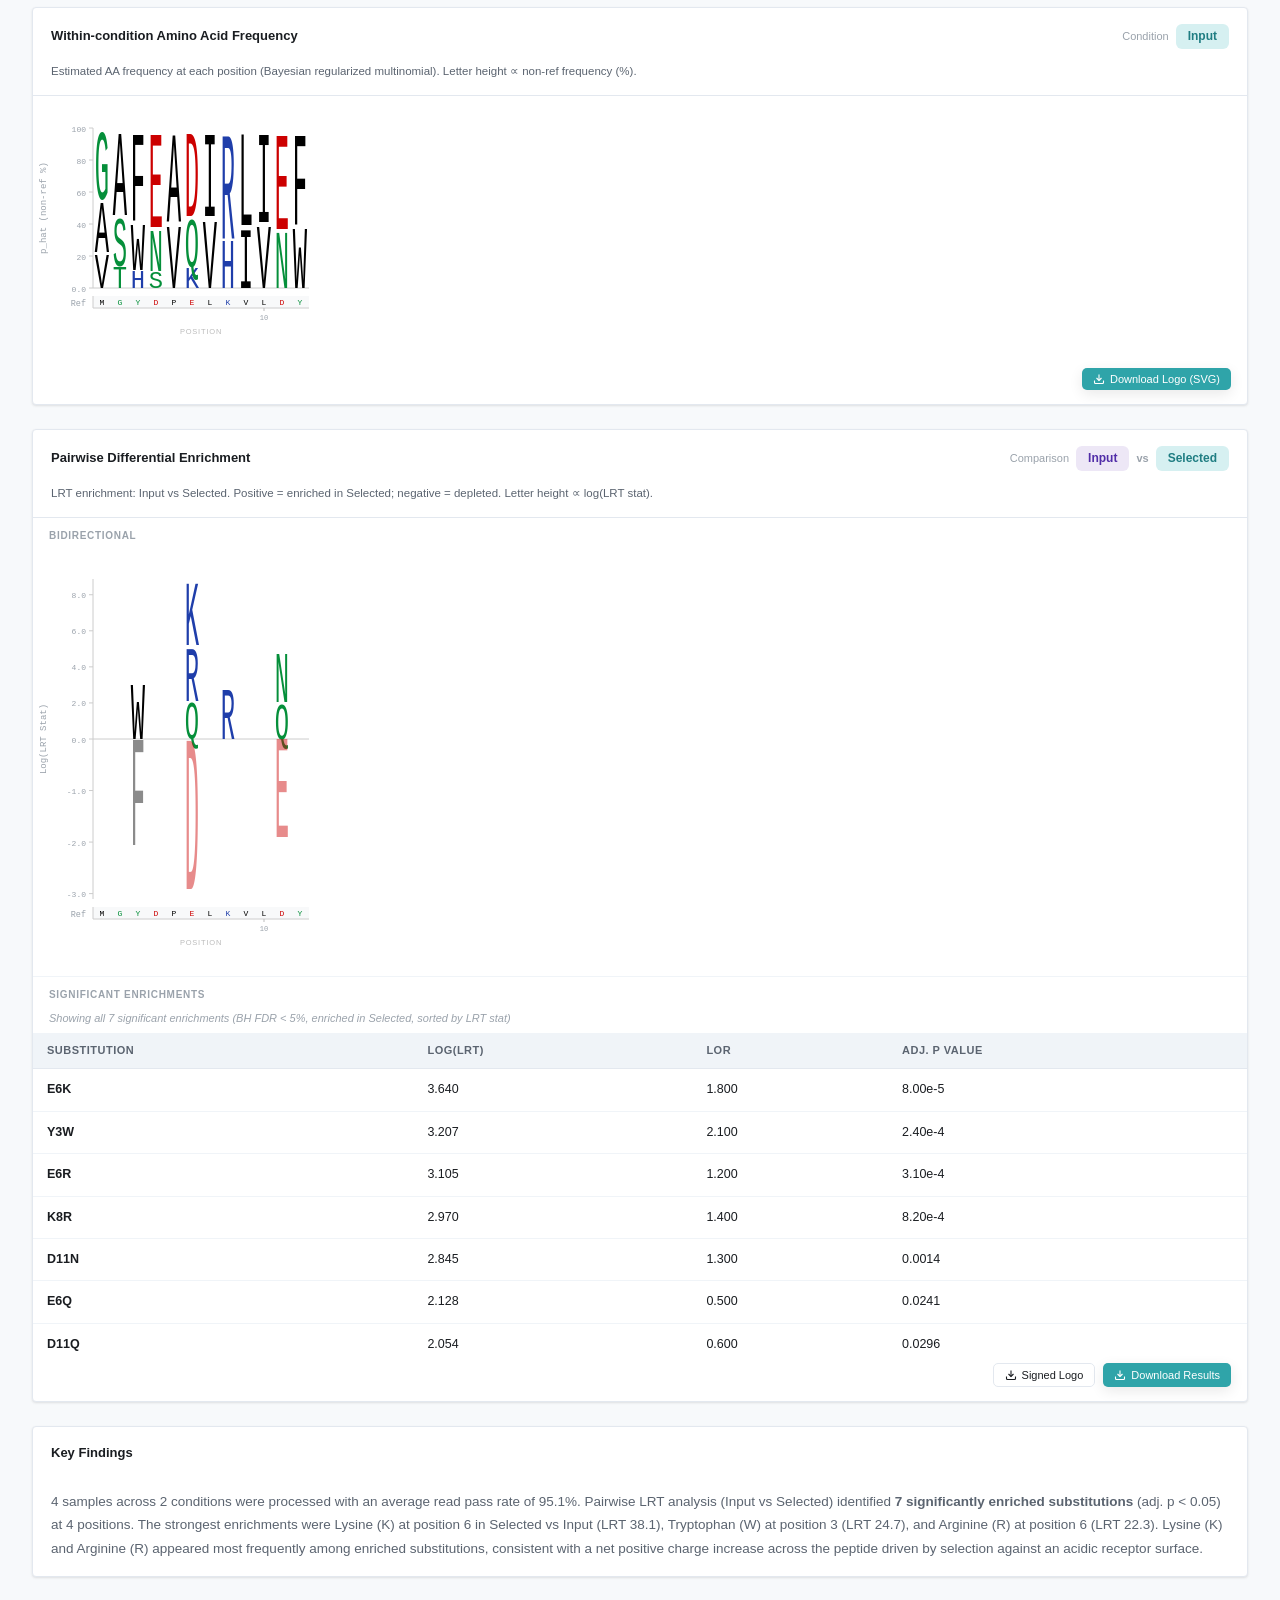
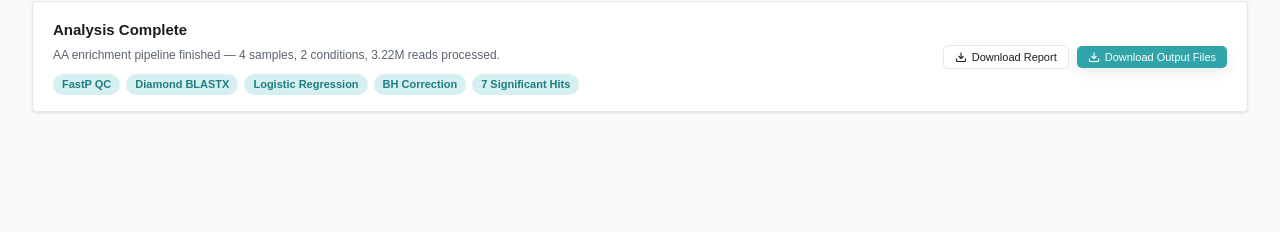
<file: demo_report.html>
<!DOCTYPE html>
<html lang="en">
<head>
  <meta charset="UTF-8"/>
  <meta name="viewport" content="width=device-width, initial-scale=1.0"/>
  <title>AA Enrichment — Demo Report</title>
  <link rel="stylesheet" href="style.css"/>
  <link rel="stylesheet" href="report_shared.css"/>
  <style>
    .demo-banner {
      background: linear-gradient(90deg, #1E3A5F, #2FA4A9);
      color: #fff;
      text-align: center;
      padding: 8px 16px;
      font-size: 12px;
      font-weight: 500;
      letter-spacing: .3px;
    }
    .demo-banner a { color: #D6F0F1; text-decoration: underline; }

    .cond-pill {
      font-size: 10.5px; font-weight: 600; padding: 2px 9px;
      border-radius: 99px; white-space: nowrap;
    }
    .cond-input    { background: #EDE7F6; color: #512DA8; }
    .cond-selected { background: var(--as); color: var(--a2); }

    /* QC viz row */
    .qc-viz-row {
      display: grid;
      grid-template-columns: 1fr 1fr;
      gap: 16px;
      margin-bottom: 24px;
      align-items: start;
    }

    /* Key findings */
    .kf-list { list-style: none; display: flex; flex-direction: column; gap: 10px;
      padding: 12px 18px 18px; }
    .kf-item { display: flex; gap: 10px; align-items: baseline; font-size: 13px; color: var(--t2); }
    .kf-num { font-size: 11px; font-weight: 700; color: var(--a2); background: var(--as);
      border-radius: 50%; width: 20px; height: 20px; display: flex; align-items: center;
      justify-content: center; flex-shrink: 0; }

    @keyframes fillBar {
      from { width: 0% }
      to   { width: 100% }
    }
    #status-fill-el {
      animation: fillBar 1.1s cubic-bezier(.4,0,.2,1) forwards;
    }

    .action-bar {
      display: flex; align-items: center; justify-content: space-between;
      margin-top: 8px; padding: 16px 20px;
      background: var(--sur); border: 1px solid var(--bd);
      border-radius: var(--r); box-shadow: var(--sh);
    }
    .action-bar-meta { display: flex; flex-direction: column; gap: 4px; }
    .action-bar-title { font-size: 15px; font-weight: 700; color: var(--t1); }
    .action-bar-sub   { font-size: 12px; color: var(--t2); }
    .action-bar-tags  { display: flex; flex-wrap: wrap; gap: 6px; margin-top: 6px; }
    .action-bar-tag   { font-size: 11px; font-weight: 600; padding: 2px 9px;
      border-radius: 99px; background: var(--as); color: var(--a2); }

    .btn-run {
      display: inline-flex; align-items: center; gap: 6px;
      padding: 7px 14px; border-radius: var(--r2); border: none;
      background: var(--a); color: #fff; font-size: 12px; font-weight: 500;
      cursor: pointer; transition: background .15s;
    }
    .btn-run:hover { background: var(--a2); }
    .btn-run.btn-secondary {
      background: var(--sur); color: var(--t1); border: 1px solid var(--bd);
    }
    .btn-run.btn-secondary:hover { background: var(--bd2); }
    .btn-run.btn-sm { padding: 5px 11px; font-size: 11px; }

    /* Tooltip */
    .demo-tooltip {
      position: fixed; background: rgba(15,15,15,0.85); color: #fff;
      font-size: 11px; padding: 5px 9px; border-radius: 5px;
      pointer-events: none; display: none; white-space: nowrap; z-index: 9999;
    }
  </style>
</head>
<body>

<div class="demo-banner">
  Demo report — hardcoded data for illustration.
  <a href="index.html">← Back to analysis</a>
</div>

<header class="site-header">
  <div class="hdr-inner">
    <div class="logo">
      <span class="logo-mark">EE</span>
      <span class="logo-name">Epitope Engineering Platform</span>
    </div>
    <nav class="nav">
      <a href="index.html" class="nav-a">Analysis</a>
      <a href="#" class="nav-a active">Report</a>
    </nav>
  </div>
</header>

<main class="main">
<div class="wrap">

  <!-- Pipeline meta -->
  <div class="pipe-meta">
    <span class="pipe-desc">
      Amino acid enrichment analysis — FastP QC + merging, Diamond BLASTX alignment,
      and logistic regression enrichment with sequence logo output.
    </span>
    <div class="pipe-badges">
      <span class="pipe-badge">FastP</span>
      <span class="pipe-badge">Diamond BLASTX</span>
      <span class="pipe-badge">AA Enrichment</span>
      <span class="pipe-badge">LRT</span>
    </div>
  </div>

  <!-- Status bar -->
  <div class="status-section" style="margin-bottom:24px">
    <div class="status-header">
      <span class="status-label">Pipeline Completed — CDR3 Library Enrichment Study</span>
      <span class="status-chip completed">completed</span>
    </div>
    <div class="status-track">
      <div class="status-fill completed" id="status-fill-el" style="width:0%"></div>
    </div>
  </div>

  <!-- Summary stat cards -->
  <div class="summary-row">
    <div class="stat-card">
      <div class="stat-val">4</div>
      <div class="stat-lbl">Samples</div>
    </div>
    <div class="stat-card">
      <div class="stat-val">2</div>
      <div class="stat-lbl">Conditions</div>
    </div>
    <div class="stat-card">
      <div class="stat-val">3.22M</div>
      <div class="stat-lbl">Merged Reads</div>
    </div>
    <div class="stat-card">
      <div class="stat-val">95.1%</div>
      <div class="stat-lbl">Avg Pass Rate</div>
    </div>
    <div class="stat-card">
      <div class="stat-val" style="color:var(--a2)">7</div>
      <div class="stat-lbl">Sig. Enrichments</div>
    </div>
  </div>

  <!-- Methodology -->
  <div class="tbl-card" style="margin-bottom:24px">
    <div class="tbl-card-hd">Methodology</div>
    <div class="summary-card-body" style="padding:12px 18px 16px">
      <p>
        Paired-end FASTQ files (R1 + R2) were processed through FastP for adapter trimming,
        quality filtering, and paired-end merging. Merged reads were aligned to the reference
        peptide library using Diamond BLASTX, yielding per-read amino acid and position assignments.
        Read counts were aggregated per amino acid per position per sample.
      </p>
      <p>
        Two complementary analyses are performed: (1) <strong>Within-condition</strong> — an
        intercept-only binomial GLM (fit0) is fit at each position–AA pair; the log-odds coefficient
        reflects how frequently that amino acid is observed, shown in the sequence logo.
        (2) <strong>Pairwise</strong> — a full likelihood-ratio test (LRT) compares a
        condition-coded model (fit1) against the intercept-only model (fit0). The slope coefficient
        gives the log-odds ratio between conditions; positive = enriched in the test condition.
        All p-values are Benjamini–Hochberg corrected.
      </p>
    </div>
  </div>

  <!-- Per-sample QC table -->
  <div class="tbl-card" style="margin-bottom:24px">
    <div class="tbl-card-hd">Per-sample QC</div>
    <div class="tbl-card-desc">
      FastP adapter trimming and quality filtering metrics per sample. Pass rate = reads
      surviving all filters ÷ raw input; Q30 reflects base-call accuracy post-filtering.
    </div>
    <table class="rpt-tbl">
      <thead>
        <tr>
          <th>Sample</th>
          <th>Condition</th>
          <th>R1 Reads</th>
          <th>R2 Reads</th>
          <th>Merged</th>
          <th>Pass Rate</th>
          <th>Q30</th>
          <th>GC%</th>
          <th>Status</th>
        </tr>
      </thead>
      <tbody>
        <tr>
          <td>CDR3-Lib-1</td>
          <td><span class="cond-pill cond-input">Input</span></td>
          <td>847,231</td><td>847,231</td><td>803,419</td>
          <td><div class="inline-bar"><div class="bar-track"><div class="bar-fill" style="width:94.8%"></div></div><span class="bar-val">94.8%</span></div></td>
          <td>91.2%</td><td>47.3%</td>
          <td><span class="chip ok">Pass</span></td>
        </tr>
        <tr>
          <td>CDR3-Lib-2</td>
          <td><span class="cond-pill cond-input">Input</span></td>
          <td>912,847</td><td>912,847</td><td>868,205</td>
          <td><div class="inline-bar"><div class="bar-track"><div class="bar-fill" style="width:95.1%"></div></div><span class="bar-val">95.1%</span></div></td>
          <td>90.8%</td><td>46.9%</td>
          <td><span class="chip ok">Pass</span></td>
        </tr>
        <tr>
          <td>CDR3-Sel-1</td>
          <td><span class="cond-pill cond-selected">Selected</span></td>
          <td>734,561</td><td>734,561</td><td>698,833</td>
          <td><div class="inline-bar"><div class="bar-track"><div class="bar-fill" style="width:95.1%"></div></div><span class="bar-val">95.1%</span></div></td>
          <td>92.1%</td><td>47.8%</td>
          <td><span class="chip ok">Pass</span></td>
        </tr>
        <tr>
          <td>CDR3-Sel-2</td>
          <td><span class="cond-pill cond-selected">Selected</span></td>
          <td>889,344</td><td>889,344</td><td>845,877</td>
          <td><div class="inline-bar"><div class="bar-track"><div class="bar-fill" style="width:95.1%"></div></div><span class="bar-val">95.1%</span></div></td>
          <td>91.5%</td><td>48.1%</td>
          <td><span class="chip ok">Pass</span></td>
        </tr>
      </tbody>
    </table>
  </div>

  <!-- QC viz row: PCA + Clustering side-by-side -->
  <div class="qc-viz-row">

    <!-- Clustering card -->
    <div class="tbl-card" style="margin-bottom:0">
      <div class="tbl-card-hd">Sample Clustering</div>
      <div class="tbl-card-desc">
        Ward-linkage hierarchical clustering of normalised AA frequency vectors (non-ref counts).
        Euclidean distance — yellow = most similar, purple = most different.
      </div>
      <div style="padding:16px;overflow-x:auto">
        <svg id="cluster-svg" viewBox="0 0 430 310" width="100%" style="display:block"></svg>
      </div>
      <div style="padding:10px 16px 14px;display:flex;justify-content:flex-end">
        <button class="btn-run btn-sm" onclick="alert('Demo mode — download disabled.')">
          <svg width="12" height="12" viewBox="0 0 24 24" fill="none" stroke="currentColor" stroke-width="2.2"><path d="M21 15v4a2 2 0 01-2 2H5a2 2 0 01-2-2v-4"/><polyline points="7 10 12 15 17 10"/><line x1="12" y1="15" x2="12" y2="3"/></svg>
          Download SVG
        </button>
      </div>
    </div>

    <!-- PCA card -->
    <div class="tbl-card" style="margin-bottom:0">
      <div class="tbl-card-hd">PCA — Sample Overview</div>
      <div class="tbl-card-desc">
        Principal component analysis of normalised AA frequency vectors.
        PC1 explains 52.3% of variance; PC2 explains 21.4%. Colour = condition; shape = replicate.
      </div>
      <div style="padding:16px;overflow-x:auto">
        <svg id="pca-svg" viewBox="0 0 430 310" width="100%" style="display:block"></svg>
      </div>
      <div style="padding:10px 16px 14px;display:flex;justify-content:flex-end">
        <button class="btn-run btn-sm" onclick="alert('Demo mode — download disabled.')">
          <svg width="12" height="12" viewBox="0 0 24 24" fill="none" stroke="currentColor" stroke-width="2.2"><path d="M21 15v4a2 2 0 01-2 2H5a2 2 0 01-2-2v-4"/><polyline points="7 10 12 15 17 10"/><line x1="12" y1="15" x2="12" y2="3"/></svg>
          Download SVG
        </button>
      </div>
    </div>

  </div><!-- /.qc-viz-row -->

  <!-- Within-condition frequency logo -->
  <div class="tbl-card" style="margin-bottom:24px">
    <div class="tbl-card-hd" style="display:flex;align-items:center;justify-content:space-between">
      <span>Within-condition Amino Acid Frequency</span>
      <div class="logo-cond-row">
        <span class="logo-cond-label">Condition</span>
        <span style="font-size:12px;font-weight:600;padding:3px 12px;border-radius:6px;background:var(--as);color:var(--a2)">Input</span>
      </div>
    </div>
    <div class="tbl-card-desc">
      Estimated AA frequency at each position (Bayesian regularized multinomial). Letter height ∝ non-ref frequency (%).
    </div>
    <div class="logo-outer">
      <div class="logo-scroll">
        <svg id="logo-freq-svg"></svg>
      </div>
    </div>
    <div style="padding:10px 16px 14px;display:flex;justify-content:flex-end">
      <button class="btn-run btn-sm" onclick="alert('Demo mode — download disabled.')">
        <svg width="12" height="12" viewBox="0 0 24 24" fill="none" stroke="currentColor" stroke-width="2.2"><path d="M21 15v4a2 2 0 01-2 2H5a2 2 0 01-2-2v-4"/><polyline points="7 10 12 15 17 10"/><line x1="12" y1="15" x2="12" y2="3"/></svg>
        Download Logo (SVG)
      </button>
    </div>
  </div>

  <!-- Pairwise differential enrichment -->
  <div class="tbl-card" style="margin-bottom:24px">
    <div class="tbl-card-hd" style="display:flex;align-items:center;justify-content:space-between;flex-wrap:wrap;gap:8px">
      <span>Pairwise Differential Enrichment</span>
      <div style="display:flex;align-items:center;gap:7px">
        <span class="logo-cond-label">Comparison</span>
        <span style="font-size:12px;font-weight:600;padding:3px 12px;border-radius:6px;background:#EDE7F6;color:#512DA8">Input</span>
        <span style="font-size:11px;color:var(--t3)">vs</span>
        <span style="font-size:12px;font-weight:600;padding:3px 12px;border-radius:6px;background:var(--as);color:var(--a2)">Selected</span>
      </div>
    </div>
    <div class="tbl-card-desc">
      LRT enrichment: Input vs Selected. Positive = enriched in Selected; negative = depleted.
      Letter height ∝ log(LRT stat).
    </div>

    <div class="logo-section-sep">Bidirectional</div>
    <div class="logo-outer">
      <div class="logo-scroll">
        <svg id="logo-pair-svg"></svg>
      </div>
    </div>

    <div class="logo-section-sep" style="border-top:1px solid var(--bd2);margin-top:6px">Significant Enrichments</div>
    <div style="padding:4px 16px 6px;font-size:11px;color:var(--t3);font-style:italic" id="enrich-label">
      Enriched in Selected
    </div>
    <div class="enrich-tbl-wrap">
      <table class="rpt-tbl">
        <thead>
          <tr>
            <th>Substitution</th>
            <th>log(LRT)</th>
            <th>LOR</th>
            <th>Adj. P Value</th>
          </tr>
        </thead>
        <tbody id="enrich-tbody"></tbody>
      </table>
    </div>
    <div style="padding:10px 16px 14px;display:flex;justify-content:flex-end;gap:8px">
      <button class="btn-run btn-secondary btn-sm" onclick="alert('Demo mode — download disabled.')">
        <svg width="12" height="12" viewBox="0 0 24 24" fill="none" stroke="currentColor" stroke-width="2.2"><path d="M21 15v4a2 2 0 01-2 2H5a2 2 0 01-2-2v-4"/><polyline points="7 10 12 15 17 10"/><line x1="12" y1="15" x2="12" y2="3"/></svg>
        Signed Logo
      </button>
      <button class="btn-run btn-sm" onclick="alert('Demo mode — download disabled.')">
        <svg width="12" height="12" viewBox="0 0 24 24" fill="none" stroke="currentColor" stroke-width="2.2"><path d="M21 15v4a2 2 0 01-2 2H5a2 2 0 01-2-2v-4"/><polyline points="7 10 12 15 17 10"/><line x1="12" y1="15" x2="12" y2="3"/></svg>
        Download Results
      </button>
    </div>
  </div>

  <!-- Key Findings -->
  <div class="tbl-card" style="margin-bottom:24px">
    <div class="tbl-card-hd">Key Findings</div>
    <div class="summary-card-body" style="padding:12px 18px 16px">
      <p id="key-findings-text"></p>
    </div>
  </div>

  <!-- Bottom action bar -->
  <div class="action-bar">
    <div class="action-bar-meta">
      <span class="action-bar-title">Analysis Complete</span>
      <span class="action-bar-sub">AA enrichment pipeline finished — 4 samples, 2 conditions, 3.22M reads processed.</span>
      <div class="action-bar-tags">
        <span class="action-bar-tag">FastP QC</span>
        <span class="action-bar-tag">Diamond BLASTX</span>
        <span class="action-bar-tag">Logistic Regression</span>
        <span class="action-bar-tag">BH Correction</span>
        <span class="action-bar-tag">7 Significant Hits</span>
      </div>
    </div>
    <div style="display:flex;gap:8px;align-items:center">
      <button class="btn-run btn-secondary btn-sm" onclick="alert('Demo mode — download disabled.')">
        <svg width="12" height="12" viewBox="0 0 24 24" fill="none" stroke="currentColor" stroke-width="2.2"><path d="M21 15v4a2 2 0 01-2 2H5a2 2 0 01-2-2v-4"/><polyline points="7 10 12 15 17 10"/><line x1="12" y1="15" x2="12" y2="3"/></svg>
        Download Report
      </button>
      <button class="btn-run btn-sm" onclick="alert('Demo mode — download disabled.')">
        <svg width="12" height="12" viewBox="0 0 24 24" fill="none" stroke="currentColor" stroke-width="2.2"><path d="M21 15v4a2 2 0 01-2 2H5a2 2 0 01-2-2v-4"/><polyline points="7 10 12 15 17 10"/><line x1="12" y1="15" x2="12" y2="3"/></svg>
        Download Output Files
      </button>
    </div>
  </div>

</div>
</main>

<!-- Global tooltip -->
<div class="demo-tooltip" id="demo-tooltip"></div>

<script>
/* ═══════════════════════════════════════════════════════
   AA Chemistry constants
═══════════════════════════════════════════════════════ */
const AA_NAMES = {
  A:'Alanine',R:'Arginine',N:'Asparagine',D:'Aspartic acid',
  C:'Cysteine',E:'Glutamic acid',Q:'Glutamine',G:'Glycine',
  H:'Histidine',I:'Isoleucine',L:'Leucine',K:'Lysine',
  M:'Methionine',F:'Phenylalanine',P:'Proline',S:'Serine',
  T:'Threonine',W:'Tryptophan',Y:'Tyrosine',V:'Valine',
};
const AA_COLORS = {
  A:'#000000',V:'#000000',L:'#000000',I:'#000000',P:'#000000',F:'#000000',M:'#000000',W:'#000000',
  G:'#058F3A',S:'#058F3A',T:'#058F3A',C:'#058F3A',Y:'#058F3A',N:'#058F3A',Q:'#058F3A',
  K:'#1F3EAA',R:'#1F3EAA',H:'#1F3EAA',
  D:'#CC0000',E:'#CC0000',
};
const AA_PROPERTIES = {
  A:'Hydrophobic',V:'Hydrophobic',L:'Hydrophobic',I:'Hydrophobic',
  P:'Hydrophobic',F:'Hydrophobic',W:'Hydrophobic',M:'Hydrophobic',
  G:'Polar',S:'Polar',T:'Polar',C:'Polar',Y:'Polar',N:'Polar',Q:'Polar',
  D:'Acidic',E:'Acidic',
  K:'Basic',R:'Basic',H:'Basic',
};
const AA_PROP_CLASS = {
  Hydrophobic:'tag-hydrophobic', Polar:'tag-polar', Acidic:'tag-acidic', Basic:'tag-basic',
};
function aaColor(aa) { return AA_COLORS[aa] || '#888'; }

/* ═══════════════════════════════════════════════════════
   Mock data
═══════════════════════════════════════════════════════ */

/* Within-condition (Input) frequency data — positions 0-11 (display 1-12) */
const FREQ_DATA = [
  {position:0,  aa:'M', ref_aa:'M', p_hat:82}, {position:0,  aa:'G', ref_aa:'M', p_hat:8},  {position:0,  aa:'A', ref_aa:'M', p_hat:6},  {position:0,  aa:'V', ref_aa:'M', p_hat:4},
  {position:1,  aa:'G', ref_aa:'G', p_hat:78}, {position:1,  aa:'A', ref_aa:'G', p_hat:12}, {position:1,  aa:'S', ref_aa:'G', p_hat:7},  {position:1,  aa:'T', ref_aa:'G', p_hat:3},
  {position:2,  aa:'Y', ref_aa:'Y', p_hat:74}, {position:2,  aa:'F', ref_aa:'Y', p_hat:15}, {position:2,  aa:'W', ref_aa:'Y', p_hat:8},  {position:2,  aa:'H', ref_aa:'Y', p_hat:3},
  {position:3,  aa:'D', ref_aa:'D', p_hat:71}, {position:3,  aa:'E', ref_aa:'D', p_hat:18}, {position:3,  aa:'N', ref_aa:'D', p_hat:8},  {position:3,  aa:'S', ref_aa:'D', p_hat:3},
  {position:4,  aa:'P', ref_aa:'P', p_hat:88}, {position:4,  aa:'A', ref_aa:'P', p_hat:7},  {position:4,  aa:'V', ref_aa:'P', p_hat:5},
  {position:5,  aa:'E', ref_aa:'E', p_hat:62}, {position:5,  aa:'D', ref_aa:'E', p_hat:21}, {position:5,  aa:'Q', ref_aa:'E', p_hat:12}, {position:5,  aa:'K', ref_aa:'E', p_hat:5},
  {position:6,  aa:'L', ref_aa:'L', p_hat:80}, {position:6,  aa:'I', ref_aa:'L', p_hat:11}, {position:6,  aa:'V', ref_aa:'L', p_hat:9},
  {position:7,  aa:'K', ref_aa:'K', p_hat:68}, {position:7,  aa:'R', ref_aa:'K', p_hat:22}, {position:7,  aa:'H', ref_aa:'K', p_hat:10},
  {position:8,  aa:'V', ref_aa:'V', p_hat:77}, {position:8,  aa:'L', ref_aa:'V', p_hat:14}, {position:8,  aa:'I', ref_aa:'V', p_hat:9},
  {position:9,  aa:'L', ref_aa:'L', p_hat:83}, {position:9,  aa:'I', ref_aa:'L', p_hat:10}, {position:9,  aa:'V', ref_aa:'L', p_hat:7},
  {position:10, aa:'D', ref_aa:'D', p_hat:73}, {position:10, aa:'E', ref_aa:'D', p_hat:17}, {position:10, aa:'N', ref_aa:'D', p_hat:10},
  {position:11, aa:'Y', ref_aa:'Y', p_hat:85}, {position:11, aa:'F', ref_aa:'Y', p_hat:9},  {position:11, aa:'W', ref_aa:'Y', p_hat:6},
];

/* Pairwise enrichment data — Input vs Selected */
const LOGO_DATA_ALL = [
  {position:0,  aa:'M', ref_aa:'M', est_enrich: 0,    lrt_stat:1.0,  adjpvalue:1.00},
  {position:1,  aa:'G', ref_aa:'G', est_enrich: 0,    lrt_stat:1.0,  adjpvalue:1.00},
  {position:2,  aa:'W', ref_aa:'Y', est_enrich: 2.10, lrt_stat:24.7, adjpvalue:2.4e-4},
  {position:2,  aa:'F', ref_aa:'Y', est_enrich:-0.80, lrt_stat:9.2,  adjpvalue:0.018},
  {position:2,  aa:'H', ref_aa:'Y', est_enrich:-0.30, lrt_stat:3.2,  adjpvalue:0.22},
  {position:3,  aa:'D', ref_aa:'D', est_enrich: 0,    lrt_stat:1.0,  adjpvalue:1.00},
  {position:4,  aa:'P', ref_aa:'P', est_enrich: 0,    lrt_stat:1.0,  adjpvalue:1.00},
  {position:5,  aa:'K', ref_aa:'E', est_enrich: 1.80, lrt_stat:38.1, adjpvalue:8.0e-5},
  {position:5,  aa:'R', ref_aa:'E', est_enrich: 1.20, lrt_stat:22.3, adjpvalue:3.1e-4},
  {position:5,  aa:'Q', ref_aa:'E', est_enrich: 0.50, lrt_stat:8.4,  adjpvalue:0.024},
  {position:5,  aa:'D', ref_aa:'E', est_enrich:-1.00, lrt_stat:22.3, adjpvalue:3.1e-4},
  {position:6,  aa:'L', ref_aa:'L', est_enrich: 0,    lrt_stat:1.0,  adjpvalue:1.00},
  {position:7,  aa:'R', ref_aa:'K', est_enrich: 1.40, lrt_stat:19.5, adjpvalue:8.2e-4},
  {position:7,  aa:'H', ref_aa:'K', est_enrich: 0.30, lrt_stat:4.1,  adjpvalue:0.18},
  {position:8,  aa:'V', ref_aa:'V', est_enrich: 0,    lrt_stat:1.0,  adjpvalue:1.00},
  {position:9,  aa:'L', ref_aa:'L', est_enrich: 0,    lrt_stat:1.0,  adjpvalue:1.00},
  {position:10, aa:'N', ref_aa:'D', est_enrich: 1.30, lrt_stat:17.2, adjpvalue:1.42e-3},
  {position:10, aa:'Q', ref_aa:'E', est_enrich: 0.60, lrt_stat:7.8,  adjpvalue:2.96e-2},
  {position:10, aa:'E', ref_aa:'D', est_enrich:-0.40, lrt_stat:7.8,  adjpvalue:2.96e-2},
  {position:11, aa:'Y', ref_aa:'Y', est_enrich: 0,    lrt_stat:1.0,  adjpvalue:1.00},
];

/* Enrichment table rows (Selected ↑, sorted by LRT stat) */
const ENRICH_ROWS = [
  {sub:'E6K',  lrt:38.1, lor: 1.800, padj:8.0e-5},
  {sub:'Y3W',  lrt:24.7, lor: 2.100, padj:2.4e-4},
  {sub:'E6R',  lrt:22.3, lor: 1.200, padj:3.1e-4},
  {sub:'K8R',  lrt:19.5, lor: 1.400, padj:8.2e-4},
  {sub:'D11N', lrt:17.2, lor: 1.300, padj:1.42e-3},
  {sub:'E6Q',  lrt:8.4,  lor: 0.500, padj:2.41e-2},
  {sub:'D11Q', lrt:7.8,  lor: 0.600, padj:2.96e-2},
];

/* ═══════════════════════════════════════════════════════
   Clustering mock data
═══════════════════════════════════════════════════════ */
const CLUSTER_DATA = {
  labels:     ['CDR3-Lib-1', 'CDR3-Lib-2', 'CDR3-Sel-1', 'CDR3-Sel-2'],
  conditions: ['Input',      'Input',       'Selected',    'Selected'],
  dist_matrix: [
    [0.000, 0.121, 0.453, 0.441],
    [0.121, 0.000, 0.462, 0.435],
    [0.453, 0.462, 0.000, 0.083],
    [0.441, 0.435, 0.083, 0.000],
  ],
  order: [0, 1, 2, 3],
  icoord: [[5,5,15,15], [25,25,35,35], [10,10,30,30]],
  dcoord:  [[0, 0.121, 0.121, 0], [0, 0.083, 0.083, 0], [0.121, 0.462, 0.462, 0.083]],
  max_dcoord: 0.462,
  max_dist:   0.462,
};

/* ═══════════════════════════════════════════════════════
   PCA mock data
═══════════════════════════════════════════════════════ */
const PCA_DATA = {
  labels:     ['CDR3-Lib-1', 'CDR3-Lib-2', 'CDR3-Sel-1', 'CDR3-Sel-2'],
  conditions: ['Input',      'Input',       'Selected',    'Selected'],
  replicates: ['1',          '2',           '1',           '2'],
  coords: [[-0.382, 0.118], [-0.408, -0.094], [0.351, 0.082], [0.389, -0.106]],
  explained_variance: [52.3, 21.4],
};

/* ═══════════════════════════════════════════════════════
   Viridis-R palette (for clustering heatmap)
═══════════════════════════════════════════════════════ */
const _VIRIDIS_STOPS = [
  [0.0,  [253,231, 37]],
  [0.25, [ 94,201, 98]],
  [0.5,  [ 33,145,140]],
  [0.75, [ 59, 82,139]],
  [1.0,  [ 68,  1, 84]],
];
function _viridisR(t) {
  const stops = _VIRIDIS_STOPS;
  let i = 0;
  while (i < stops.length - 2 && t > stops[i+1][0]) i++;
  const [t0,c0] = stops[i], [t1,c1] = stops[i+1];
  const f = (t - t0) / (t1 - t0);
  return `rgb(${Math.round(c0[0]+f*(c1[0]-c0[0]))},${Math.round(c0[1]+f*(c1[1]-c0[1]))},${Math.round(c0[2]+f*(c1[2]-c0[2]))})`;
}

const _COND_PALETTE = ['#4e79a7','#f28e2b','#e15759','#76b7b2','#59a14f','#edc948','#b07aa1'];
function _condColor(cond, uniqueConds) {
  return _COND_PALETTE[uniqueConds.indexOf(cond) % _COND_PALETTE.length];
}
function _esc(s) {
  return String(s).replace(/&/g,'&amp;').replace(/</g,'&lt;').replace(/>/g,'&gt;').replace(/"/g,'&quot;');
}

/* ═══════════════════════════════════════════════════════
   Tooltip wiring
═══════════════════════════════════════════════════════ */
const TT = document.getElementById('demo-tooltip');
function bindTooltip(el) {
  el.addEventListener('mousemove', e => {
    const tip = e.target.closest('[data-tip]');
    if (!tip) { TT.style.display = 'none'; return; }
    TT.textContent = tip.dataset.tip;
    TT.style.display = 'block';
    TT.style.left = (e.clientX + 14) + 'px';
    TT.style.top  = (e.clientY - 30) + 'px';
  });
  el.addEventListener('mouseleave', () => { TT.style.display = 'none'; });
}

/* ═══════════════════════════════════════════════════════
   Clustering renderer
═══════════════════════════════════════════════════════ */
function renderClustering() {
  const { labels, conditions, dist_matrix, order, icoord, dcoord, max_dcoord, max_dist } = CLUSTER_DATA;
  const n = labels.length;
  const svg = document.getElementById('cluster-svg');

  /* Layout constants (fit into 430×310 viewBox) */
  const CS       = 36;    // cell size (n=4 → heatmap = 144×144 px)
  const DENDRO_H = 60;    // top dendrogram height
  const DENDRO_W = 60;    // left dendrogram width
  const LABEL_R  = 110;   // space for row labels
  const LABEL_B  = 80;    // space for col labels (rotated)
  const PAD_T    = 8;
  const PAD_L    = 8;
  const hmW = n * CS;
  const hmH = n * CS;
  const hmX = PAD_L + DENDRO_W;
  const hmY = PAD_T + DENDRO_H;

  /* Reorder by clustering leaf order */
  const dm            = order.map(r => order.map(c => dist_matrix[r][c]));
  const orderedLabels = order.map(i => labels[i]);
  const orderedConds  = order.map(i => conditions[i]);
  const maxDC         = max_dcoord || 1;

  let html = '';

  /* Top dendrogram */
  for (let k = 0; k < icoord.length; k++) {
    const pts = [0,1,2,3].map(j => {
      const x = hmX + (icoord[k][j] / (10 * n)) * hmW;
      const y = hmY - (dcoord[k][j] / maxDC) * DENDRO_H;
      return `${x.toFixed(1)},${y.toFixed(1)}`;
    }).join(' ');
    html += `<polyline points="${pts}" fill="none" stroke="#555" stroke-width="1.2"/>`;
  }

  /* Left dendrogram */
  for (let k = 0; k < icoord.length; k++) {
    const pts = [0,1,2,3].map(j => {
      const y = hmY + (icoord[k][j] / (10 * n)) * hmH;
      const x = hmX - (dcoord[k][j] / maxDC) * DENDRO_W;
      return `${x.toFixed(1)},${y.toFixed(1)}`;
    }).join(' ');
    html += `<polyline points="${pts}" fill="none" stroke="#555" stroke-width="1.2"/>`;
  }

  /* Heatmap cells */
  for (let ri = 0; ri < n; ri++) {
    for (let ci = 0; ci < n; ci++) {
      const v   = dm[ri][ci];
      const t   = max_dist > 0 ? v / max_dist : 0;
      const col = _viridisR(t);
      const x   = hmX + ci * CS;
      const y   = hmY + ri * CS;
      const tip = `${orderedLabels[ri]} vs ${orderedLabels[ci]}: ${v.toFixed(3)}`;
      html += `<rect x="${x}" y="${y}" width="${CS}" height="${CS}" fill="${col}" stroke="rgba(255,255,255,0.3)" stroke-width="0.4" data-tip="${_esc(tip)}"/>`;
      /* cell value */
      const fs = 8, fc = t < 0.45 ? '#222' : '#fff';
      html += `<text x="${x+CS/2}" y="${y+CS/2+3}" font-size="${fs}" text-anchor="middle" fill="${fc}" pointer-events="none">${v.toFixed(2)}</text>`;
    }
  }

  /* Row labels */
  for (let ri = 0; ri < n; ri++) {
    const y   = hmY + ri * CS + CS / 2 + 4;
    const col = _condColor(orderedConds[ri], ['Input','Selected']);
    html += `<text x="${hmX + hmW + 7}" y="${y}" font-size="11" fill="var(--t1,#1A1D21)">${_esc(orderedLabels[ri])}</text>`;
    html += `<rect x="${hmX + hmW + 4}" y="${hmY + ri*CS + CS/2 - 4}" width="3" height="8" rx="1" fill="${col}"/>`;
  }

  /* Col labels (rotated -45°) */
  for (let ci = 0; ci < n; ci++) {
    const x = hmX + ci * CS + CS / 2;
    const y = hmY + hmH + 6;
    html += `<text x="${x}" y="${y}" font-size="10" text-anchor="end" fill="var(--t1,#1A1D21)" transform="rotate(-40,${x},${y})">${_esc(orderedLabels[ci])}</text>`;
  }

  /* Colorbar */
  const cbX = hmX + hmW + LABEL_R - 20;
  const cbY = hmY + 10;
  const cbH = Math.min(100, hmH);
  const cbBW = 12;
  const cbStops = [0,0.25,0.5,0.75,1].map(t => `<stop offset="${t*100}%" stop-color="${_viridisR(t)}"/>`).join('');
  html = `<defs><linearGradient id="cb-grad-cl" x1="0" y1="0" x2="0" y2="1">${cbStops}</linearGradient></defs>` + html;
  html += `<rect x="${cbX}" y="${cbY}" width="${cbBW}" height="${cbH}" fill="url(#cb-grad-cl)" rx="2"/>`;
  [[0,'0'],[0.5,(max_dist/2).toFixed(2)],[1,max_dist.toFixed(2)]].forEach(([t,lbl]) => {
    const ty = cbY + t * cbH;
    html += `<line x1="${cbX+cbBW}" y1="${ty}" x2="${cbX+cbBW+3}" y2="${ty}" stroke="#888" stroke-width="1"/>`;
    html += `<text x="${cbX+cbBW+5}" y="${ty+3.5}" font-size="8" fill="var(--t2,#5B6470)">${lbl}</text>`;
  });

  svg.innerHTML = html;
  bindTooltip(svg);
}

/* ═══════════════════════════════════════════════════════
   PCA renderer
═══════════════════════════════════════════════════════ */
function renderPCA() {
  const { labels, conditions, replicates, coords, explained_variance } = PCA_DATA;
  const n = labels.length;
  const svg = document.getElementById('pca-svg');

  const varPc1 = explained_variance[0].toFixed(1);
  const varPc2 = explained_variance[1].toFixed(1);

  const PLOT_W = 250, PLOT_H = 210;
  const PAD_L = 70, PAD_B = 42, PAD_T = 20, PAD_R = 14, LEG_W = 120;
  const SVG_W = PAD_L + PLOT_W + PAD_R + LEG_W;
  const SVG_H = PAD_T + PLOT_H + PAD_B;
  const R = 7;

  const xs = coords.map(c => c[0]), ys = coords.map(c => c[1]);
  const xMin = Math.min(...xs), xMax = Math.max(...xs);
  const yMin = Math.min(...ys), yMax = Math.max(...ys);
  const xRange = xMax - xMin || 1, yRange = yMax - yMin || 1;
  const x0 = xMin - xRange*0.18, x1 = xMax + xRange*0.18;
  const y0 = yMin - yRange*0.18, y1 = yMax + yRange*0.18;
  const xSpan = x1 - x0, ySpan = y1 - y0;

  function svgX(v) { return PAD_L + (v - x0) / xSpan * PLOT_W; }
  function svgY(v) { return PAD_T + PLOT_H - (v - y0) / ySpan * PLOT_H; }
  function nice(v) { return Math.abs(v) >= 0.1 ? v.toFixed(2) : v.toFixed(3); }

  const uniqueConds = [...new Set(conditions)].sort();
  let h = `<defs><clipPath id="pca-clip"><rect x="${PAD_L}" y="${PAD_T}" width="${PLOT_W}" height="${PLOT_H}"/></clipPath></defs>`;

  /* Axes */
  h += `<line x1="${PAD_L}" y1="${PAD_T+PLOT_H}" x2="${PAD_L+PLOT_W}" y2="${PAD_T+PLOT_H}" stroke="var(--bd,#dee2e6)" stroke-width="1"/>`;
  h += `<line x1="${PAD_L}" y1="${PAD_T}" x2="${PAD_L}" y2="${PAD_T+PLOT_H}" stroke="var(--bd,#dee2e6)" stroke-width="1"/>`;

  /* Zero lines */
  const zx = svgX(0), zy = svgY(0);
  if (zx > PAD_L && zx < PAD_L+PLOT_W)
    h += `<line x1="${zx}" y1="${PAD_T}" x2="${zx}" y2="${PAD_T+PLOT_H}" stroke="#ccc" stroke-width="0.7" stroke-dasharray="4,3"/>`;
  if (zy > PAD_T && zy < PAD_T+PLOT_H)
    h += `<line x1="${PAD_L}" y1="${zy}" x2="${PAD_L+PLOT_W}" y2="${zy}" stroke="#ccc" stroke-width="0.7" stroke-dasharray="4,3"/>`;

  /* Grid + ticks */
  const NT = 4;
  for (let i = 0; i <= NT; i++) {
    const t = i / NT;
    const gx = PAD_L + t * PLOT_W, gy = PAD_T + (1-t) * PLOT_H;
    if (i > 0 && i < NT) {
      h += `<line x1="${gx}" y1="${PAD_T}" x2="${gx}" y2="${PAD_T+PLOT_H}" stroke="#f0f0f0" stroke-width="0.5"/>`;
      h += `<line x1="${PAD_L}" y1="${gy}" x2="${PAD_L+PLOT_W}" y2="${gy}" stroke="#f0f0f0" stroke-width="0.5"/>`;
    }
    h += `<text x="${gx}" y="${PAD_T+PLOT_H+13}" text-anchor="middle" font-size="8" fill="var(--t2,#5B6470)">${nice(x0+t*xSpan)}</text>`;
    h += `<text x="${PAD_L-4}" y="${gy+3}" text-anchor="end" font-size="8" fill="var(--t2,#5B6470)">${nice(y0+t*ySpan)}</text>`;
  }

  /* Axis labels */
  h += `<text x="${PAD_L+PLOT_W/2}" y="${SVG_H-4}" text-anchor="middle" font-size="11" fill="var(--t1,#1A1D21)">PC1 (${varPc1}%)</text>`;
  h += `<text x="${PAD_L-46}" y="${PAD_T+PLOT_H/2}" text-anchor="middle" font-size="11" fill="var(--t1,#1A1D21)" transform="rotate(-90,${PAD_L-46},${PAD_T+PLOT_H/2})">PC2 (${varPc2}%)</text>`;

  /* Data points */
  h += `<g clip-path="url(#pca-clip)">`;
  for (let i = 0; i < n; i++) {
    const cx = svgX(xs[i]), cy = svgY(ys[i]);
    const col = _condColor(conditions[i], uniqueConds);
    const sw  = `stroke="#333" stroke-width="0.8"`;
    const tip = _esc(labels[i]);
    if (replicates[i] === '1')
      h += `<circle cx="${cx}" cy="${cy}" r="${R}" fill="${col}" ${sw} data-tip="${tip}"/>`;
    else
      h += `<rect x="${cx-R}" y="${cy-R}" width="${R*2}" height="${R*2}" fill="${col}" ${sw} data-tip="${tip}"/>`;
    h += `<text x="${cx+R+3}" y="${cy-R+1}" font-size="8" fill="var(--t2,#5B6470)" pointer-events="none">${replicates[i]||''}</text>`;
  }
  h += `</g>`;

  /* Legend */
  let ly = PAD_T + 4;
  const lx = PAD_L + PLOT_W + PAD_R + 8;
  h += `<text x="${lx}" y="${ly}" font-size="9.5" font-weight="700" fill="var(--t2,#5B6470)">Condition</text>`;
  ly += 14;
  for (const cond of uniqueConds) {
    const col = _condColor(cond, uniqueConds);
    h += `<circle cx="${lx+5}" cy="${ly-3}" r="5" fill="${col}" stroke="#333" stroke-width="0.7"/>`;
    h += `<text x="${lx+14}" y="${ly}" font-size="10" fill="var(--t1,#1A1D21)">${_esc(cond)}</text>`;
    ly += 17;
  }
  ly += 6;
  h += `<text x="${lx}" y="${ly}" font-size="9.5" font-weight="700" fill="var(--t2,#5B6470)">Replicate</text>`;
  ly += 14;
  h += `<circle cx="${lx+5}" cy="${ly-3}" r="5" fill="#888" stroke="#333" stroke-width="0.7"/>`;
  h += `<text x="${lx+14}" y="${ly}" font-size="10" fill="var(--t1,#1A1D21)">1</text>`;
  ly += 17;
  h += `<rect x="${lx}" y="${ly-8}" width="10" height="10" fill="#888" stroke="#333" stroke-width="0.7"/>`;
  h += `<text x="${lx+14}" y="${ly}" font-size="10" fill="var(--t1,#1A1D21)">2</text>`;

  svg.setAttribute('viewBox', `0 0 ${SVG_W} ${SVG_H}`);
  svg.innerHTML = h;
  bindTooltip(svg);
}

/* ═══════════════════════════════════════════════════════
   Logo renderers (v6 format — ported from report_aa_logo.js)
═══════════════════════════════════════════════════════ */
const CELL_W    = 18;
const ENRICH_H  = 160;
const REF_H     = 12;
const TRACK_GAP = 8;
const LOGO_PAD_L  = 60;
const LOGO_PAD_R  = 20;
const LOGO_PAD_T  = 16;
const LOGO_PAD_B  = 28;

function computeTickInterval(maxVal) {
  if (maxVal <= 1)  return 0.25;
  if (maxVal <= 2)  return 0.5;
  if (maxVal <= 5)  return 1;
  if (maxVal <= 10) return 2;
  return Math.ceil(maxVal / 5);
}

function enrichLetterSVG(aa, x, y, w, h, score, adjp, pos, negative) {
  const color = aaColor(aa);
  const name  = AA_NAMES[aa] || aa;
  const scoreStr = score.toFixed(3);
  const adjpStr  = adjp < 1e-10 ? '<1e-10' : adjp.toExponential(2);
  const title = `${name} (${aa}) | Log(LRT): ${scoreStr} | Adj. p: ${adjpStr} | Position: ${pos}`;
  const capH = 10, scaleY = h / capH, scaleX = Math.min(w / 10, 1.7);
  const tx = x + w / 2, ty = negative ? y : y + h;
  const baseline = negative ? 'hanging' : 'auto';
  const opacity  = negative ? 0.45 : 1;
  return `<g transform="translate(${tx},${ty}) scale(${scaleX},${scaleY})" style="cursor:pointer;opacity:${opacity}" onmouseenter="this.querySelector('text').setAttribute('fill','#26C6A6')" onmouseleave="this.querySelector('text').setAttribute('fill','${color}')"><title>${title}</title><text x="0" y="0" font-size="14" font-weight="400" fill="${color}" text-anchor="middle" dominant-baseline="${baseline}">${aa}</text></g>`;
}

function refLetterSVG(aa, x, y, w, h, pos) {
  const color = aaColor(aa);
  const name  = AA_NAMES[aa] || aa;
  const cx = x + w / 2, cy = y + h / 2;
  return `<g style="cursor:pointer" onmouseenter="this.querySelector('text').setAttribute('fill','#26C6A6')" onmouseleave="this.querySelector('text').setAttribute('fill','${color}')"><title>${name} (${aa}) | Position: ${pos}</title><text x="${cx}" y="${cy}" font-size="8" font-weight="400" fill="${color}" text-anchor="middle" dominant-baseline="central" font-family="'SF Mono','Fira Code',monospace">${aa}</text></g>`;
}

function drawLogo(svgId, data, signed, refData, refStart) {
  refStart = refStart || 1;
  const svg = document.getElementById(svgId);
  if (!svg) return;

  const axisData = (refData && refData.length) ? refData : data;
  if (!axisData || !axisData.length) {
    svg.setAttribute('width',300); svg.setAttribute('height',60);
    svg.innerHTML = `<text x="12" y="34" font-size="13" fill="#9AA2AB">No significant positions</text>`;
    return;
  }

  const allPositions = [...new Set(axisData.map(d => d.position))].sort((a,b) => a-b);
  const minPos = allPositions[0], maxPos = allPositions[allPositions.length-1];
  const nPos = maxPos - minPos + 1;

  const posEnrichByPos = {}, negEnrichByPos = {};
  for (const d of data) {
    if (d.ref_aa === d.aa || !(d.lrt_stat > 0)) continue;
    if (!signed) {
      if (d.adjpvalue < 0.05 && d.est_enrich > 0) {
        if (!posEnrichByPos[d.position]) posEnrichByPos[d.position] = [];
        posEnrichByPos[d.position].push(d);
      }
    } else {
      if (d.est_enrich > 0) {
        if (!posEnrichByPos[d.position]) posEnrichByPos[d.position] = [];
        posEnrichByPos[d.position].push(d);
      } else if (d.est_enrich < 0) {
        if (!negEnrichByPos[d.position]) negEnrichByPos[d.position] = [];
        negEnrichByPos[d.position].push(d);
      }
    }
  }
  for (const pos of Object.keys(posEnrichByPos))
    posEnrichByPos[pos].sort((a,b) => a.lrt_stat - b.lrt_stat);
  for (const pos of Object.keys(negEnrichByPos))
    negEnrichByPos[pos].sort((a,b) => a.lrt_stat - b.lrt_stat);

  let maxPos_ = 0;
  for (const entries of Object.values(posEnrichByPos)) {
    const total = entries.reduce((s,d) => s + Math.log(d.lrt_stat), 0);
    if (total > maxPos_) maxPos_ = total;
  }
  if (maxPos_ === 0) maxPos_ = 1;
  let maxNeg_ = 0;
  if (signed) {
    for (const entries of Object.values(negEnrichByPos)) {
      const total = entries.reduce((s,d) => s + Math.log(d.lrt_stat), 0);
      if (total > maxNeg_) maxNeg_ = total;
    }
    if (maxNeg_ === 0) maxNeg_ = 1;
  }

  const refByPos = {};
  for (const d of axisData) {
    if (d.ref_aa && !(d.position in refByPos)) refByPos[d.position] = d.ref_aa;
  }

  const posH   = ENRICH_H, negH = signed ? ENRICH_H : 0;
  const totalW = LOGO_PAD_L + nPos * CELL_W + LOGO_PAD_R;
  const enrichTop = LOGO_PAD_T;
  const zeroLine  = enrichTop + posH;
  const negBot    = zeroLine + negH;
  const refTop    = negBot + TRACK_GAP;
  const refBot    = refTop + REF_H;
  const totalH    = refBot + LOGO_PAD_B;

  svg.setAttribute('width',  totalW);
  svg.setAttribute('height', totalH);
  svg.setAttribute('viewBox', `0 0 ${totalW} ${totalH}`);
  svg.setAttribute('font-family', "'SF Mono','Fira Code',monospace");

  let html = '';
  const axisBot = signed ? negBot : zeroLine;
  html += `<line x1="${LOGO_PAD_L}" y1="${enrichTop}" x2="${LOGO_PAD_L}" y2="${axisBot}" stroke="#ccc" stroke-width="1"/>`;
  html += `<line x1="${LOGO_PAD_L}" y1="${zeroLine}" x2="${totalW-LOGO_PAD_R}" y2="${zeroLine}" stroke="#ccc" stroke-width="1"/>`;
  const axisMidY = enrichTop + (posH + negH) / 2;
  html += `<text transform="rotate(-90)" x="${-axisMidY}" y="13" font-size="9" fill="#9AA2AB" text-anchor="middle" font-family="'SF Mono','Fira Code',monospace">Log(LRT Stat)</text>`;

  const tickIntervalPos = computeTickInterval(maxPos_);
  for (let tick = 0; tick <= maxPos_ + 1e-9; tick += tickIntervalPos) {
    const ty = zeroLine - (tick / maxPos_) * posH;
    if (ty < enrichTop - 1) break;
    html += `<line x1="${LOGO_PAD_L-4}" y1="${ty}" x2="${LOGO_PAD_L}" y2="${ty}" stroke="#ccc" stroke-width="1"/>`;
    html += `<text x="${LOGO_PAD_L-7}" y="${ty+3.5}" font-size="8" fill="#9AA2AB" text-anchor="end" font-family="'SF Mono','Fira Code',monospace">${tick.toFixed(tick<10?1:0)}</text>`;
  }
  if (signed) {
    const tickIntervalNeg = computeTickInterval(maxNeg_);
    for (let tick = tickIntervalNeg; tick <= maxNeg_ + 1e-9; tick += tickIntervalNeg) {
      const ty = zeroLine + (tick / maxNeg_) * negH;
      if (ty > negBot + 1) break;
      html += `<line x1="${LOGO_PAD_L-4}" y1="${ty}" x2="${LOGO_PAD_L}" y2="${ty}" stroke="#ccc" stroke-width="1"/>`;
      html += `<text x="${LOGO_PAD_L-7}" y="${ty+3.5}" font-size="8" fill="#9AA2AB" text-anchor="end" font-family="'SF Mono','Fira Code',monospace">-${tick.toFixed(tick<10?1:0)}</text>`;
    }
  }

  /* Reference track */
  html += `<text x="${LOGO_PAD_L-7}" y="${refTop+REF_H/2+3.5}" font-size="8.5" fill="#9AA2AB" text-anchor="end" font-family="'SF Mono','Fira Code',monospace">Ref</text>`;
  html += `<rect x="${LOGO_PAD_L}" y="${refTop}" width="${nPos*CELL_W}" height="${REF_H}" fill="#F8F9FA" rx="0"/>`;
  html += `<line x1="${LOGO_PAD_L}" y1="${refTop}" x2="${LOGO_PAD_L}" y2="${refBot}" stroke="#CCCCCC" stroke-width="1"/>`;
  html += `<line x1="${LOGO_PAD_L}" y1="${refBot}" x2="${totalW-LOGO_PAD_R}" y2="${refBot}" stroke="#CCCCCC" stroke-width="1"/>`;

  for (let i = 0; i < nPos; i++) {
    const pos = minPos + i;
    const x   = LOGO_PAD_L + i * CELL_W;
    /* Positive letters */
    const posEntries = posEnrichByPos[pos] || [];
    if (posEntries.length) {
      let yBottom = zeroLine;
      for (const d of posEntries) {
        const logStat = Math.log(d.lrt_stat);
        const h = (logStat / maxPos_) * posH;
        if (h < 1) continue;
        const yTop = yBottom - h;
        html += enrichLetterSVG(d.aa, x, yTop, CELL_W, h, logStat, d.adjpvalue, refStart + pos, false);
        yBottom = yTop;
      }
    }
    /* Negative letters */
    if (signed) {
      const negEntries = negEnrichByPos[pos] || [];
      if (negEntries.length) {
        let yTop = zeroLine;
        for (const d of negEntries) {
          const logStat = Math.log(d.lrt_stat);
          const h = (logStat / maxNeg_) * negH;
          if (h < 1) continue;
          html += enrichLetterSVG(d.aa, x, yTop, CELL_W, h, logStat, d.adjpvalue, refStart + pos, true);
          yTop += h;
        }
      }
    }
    /* Ref track */
    const refAA = refByPos[pos];
    if (refAA) html += refLetterSVG(refAA, x, refTop, CELL_W, REF_H, refStart + pos);
    /* Position ruler */
    const displayPos = refStart + pos;
    if (displayPos % 10 === 0) {
      html += `<line x1="${x+CELL_W/2}" y1="${refBot}" x2="${x+CELL_W/2}" y2="${refBot+3}" stroke="#BBBBBB" stroke-width="1"/>`;
      html += `<text x="${x+CELL_W/2}" y="${refBot+12}" font-size="7" fill="#9AA2AB" text-anchor="middle" font-family="'SF Mono','Fira Code',monospace">${displayPos}</text>`;
    }
  }

  html += `<text x="${LOGO_PAD_L + nPos*CELL_W/2}" y="${refBot+LOGO_PAD_B-2}" font-size="7.5" fill="#BBBBBB" text-anchor="middle" letter-spacing="0.8" font-family="'Helvetica Neue',Arial,sans-serif">POSITION</text>`;
  svg.innerHTML = html;
}

/* Frequency logo */
function drawFreqLogo(svgId, data, refData, refStart) {
  refStart = refStart || 1;
  const svg = document.getElementById(svgId);
  if (!svg) return;

  const axisData = (refData && refData.length) ? refData : data;
  const MIN_PCT = 1;
  const FREQ_H  = 160;

  const allPositions = [...new Set(axisData.map(d => d.position))].sort((a,b) => a-b);
  const minPos = allPositions[0], maxPos = allPositions[allPositions.length-1];
  const nPos = maxPos - minPos + 1;

  const byPos = {};
  const rawByPos = {};
  for (const d of data) {
    if (!d.p_hat || d.p_hat <= 0) continue;
    if (d.ref_aa && d.ref_aa === d.aa) continue;
    if (!rawByPos[d.position]) rawByPos[d.position] = [];
    rawByPos[d.position].push(d);
  }
  for (const [pos, entries] of Object.entries(rawByPos)) {
    const total = entries.reduce((s,d) => s + d.p_hat, 0);
    if (total === 0) continue;
    const normed = entries
      .map(d => ({ ...d, p_hat: d.p_hat / total * 100 }))
      .filter(d => d.p_hat >= MIN_PCT);
    if (normed.length) {
      normed.sort((a,b) => a.p_hat - b.p_hat);
      byPos[pos] = normed;
    }
  }

  let maxFreq = 0;
  for (const entries of Object.values(byPos)) {
    const sum = entries.reduce((s,d) => s + d.p_hat, 0);
    if (sum > maxFreq) maxFreq = sum;
  }
  if (maxFreq === 0) maxFreq = 1;

  const refByPos = {};
  for (const d of axisData) {
    if (d.ref_aa && !(d.position in refByPos)) refByPos[d.position] = d.ref_aa;
  }

  const totalW   = LOGO_PAD_L + nPos * CELL_W + LOGO_PAD_R;
  const enrichTop = LOGO_PAD_T;
  const zeroLine  = enrichTop + FREQ_H;
  const refTop    = zeroLine + TRACK_GAP;
  const refBot    = refTop + REF_H;
  const totalH    = refBot + LOGO_PAD_B;

  svg.setAttribute('width',  totalW);
  svg.setAttribute('height', totalH);
  svg.setAttribute('viewBox', `0 0 ${totalW} ${totalH}`);
  svg.setAttribute('font-family', "'SF Mono','Fira Code',monospace");

  let html = '';
  html += `<line x1="${LOGO_PAD_L}" y1="${enrichTop}" x2="${LOGO_PAD_L}" y2="${zeroLine}" stroke="#ccc" stroke-width="1"/>`;
  html += `<line x1="${LOGO_PAD_L}" y1="${zeroLine}" x2="${totalW-LOGO_PAD_R}" y2="${zeroLine}" stroke="#ccc" stroke-width="1"/>`;
  html += `<text transform="rotate(-90)" x="${-(enrichTop+FREQ_H/2)}" y="13" font-size="9" fill="#9AA2AB" text-anchor="middle" font-family="'SF Mono','Fira Code',monospace">p_hat (non-ref %)</text>`;

  const freqTickInterval = computeTickInterval(maxFreq);
  for (let tick = 0; tick <= maxFreq + 1e-9; tick += freqTickInterval) {
    const ty = zeroLine - (tick / maxFreq) * FREQ_H;
    html += `<line x1="${LOGO_PAD_L-4}" y1="${ty}" x2="${LOGO_PAD_L}" y2="${ty}" stroke="#ccc" stroke-width="1"/>`;
    html += `<text x="${LOGO_PAD_L-7}" y="${ty+3.5}" font-size="8" fill="#9AA2AB" text-anchor="end">${tick.toFixed(tick<10?1:0)}</text>`;
  }

  html += `<text x="${LOGO_PAD_L-7}" y="${refTop+REF_H/2+3.5}" font-size="8.5" fill="#9AA2AB" text-anchor="end" font-family="'SF Mono','Fira Code',monospace">Ref</text>`;
  html += `<rect x="${LOGO_PAD_L}" y="${refTop}" width="${nPos*CELL_W}" height="${REF_H}" fill="#F8F9FA"/>`;
  html += `<line x1="${LOGO_PAD_L}" y1="${refTop}" x2="${LOGO_PAD_L}" y2="${refBot}" stroke="#CCCCCC" stroke-width="1"/>`;
  html += `<line x1="${LOGO_PAD_L}" y1="${refBot}" x2="${totalW-LOGO_PAD_R}" y2="${refBot}" stroke="#CCCCCC" stroke-width="1"/>`;

  for (let i = 0; i < nPos; i++) {
    const pos     = minPos + i;
    const x       = LOGO_PAD_L + i * CELL_W;
    const entries = byPos[pos] || [];
    let yBottom = zeroLine;
    for (const d of entries) {
      const h = (d.p_hat / maxFreq) * FREQ_H;
      if (h < 1) continue;
      const yTop = yBottom - h;
      const color = aaColor(d.aa), name = AA_NAMES[d.aa] || d.aa;
      const capH = 10, scaleY = h / capH, scaleX = Math.min(CELL_W / 10, 1.7);
      const tx = x + CELL_W / 2, ty = yTop + h;
      html += `<g transform="translate(${tx},${ty}) scale(${scaleX},${scaleY})" style="cursor:pointer" onmouseenter="this.querySelector('text').setAttribute('fill','#26C6A6')" onmouseleave="this.querySelector('text').setAttribute('fill','${color}')"><title>${name} (${d.aa}) | p_hat: ${d.p_hat.toFixed(1)}% | Position: ${refStart+pos}</title><text x="0" y="0" font-size="14" font-weight="400" fill="${color}" text-anchor="middle" dominant-baseline="auto">${d.aa}</text></g>`;
      yBottom = yTop;
    }
    const refAA = refByPos[pos];
    if (refAA) html += refLetterSVG(refAA, x, refTop, CELL_W, REF_H, refStart+pos);
    const displayPos = refStart + pos;
    if (displayPos % 10 === 0) {
      html += `<line x1="${x+CELL_W/2}" y1="${refBot}" x2="${x+CELL_W/2}" y2="${refBot+3}" stroke="#BBBBBB" stroke-width="1"/>`;
      html += `<text x="${x+CELL_W/2}" y="${refBot+12}" font-size="7" fill="#9AA2AB" text-anchor="middle" font-family="'SF Mono','Fira Code',monospace">${displayPos}</text>`;
    }
  }

  html += `<text x="${LOGO_PAD_L + nPos*CELL_W/2}" y="${refBot+LOGO_PAD_B-2}" font-size="7.5" fill="#BBBBBB" text-anchor="middle" letter-spacing="0.8" font-family="'Helvetica Neue',Arial,sans-serif">POSITION</text>`;
  svg.innerHTML = html;
}

/* ═══════════════════════════════════════════════════════
   Enrichment table
═══════════════════════════════════════════════════════ */
function renderEnrichTable() {
  const fmt = n => n < 0.001 ? n.toExponential(2) : n.toFixed(4);
  const tbody = document.getElementById('enrich-tbody');
  tbody.innerHTML = ENRICH_ROWS.map(r => `
    <tr>
      <td><strong>${r.sub}</strong></td>
      <td>${Math.log(r.lrt).toFixed(3)}</td>
      <td>${r.lor.toFixed(3)}</td>
      <td>${fmt(r.padj)}</td>
    </tr>
  `).join('');
  const label = document.getElementById('enrich-label');
  if (label) label.textContent = `Showing all ${ENRICH_ROWS.length} significant enrichments (BH FDR < 5%, enriched in Selected, sorted by LRT stat)`;
}

/* ═══════════════════════════════════════════════════════
   Key findings
═══════════════════════════════════════════════════════ */
function renderKeyFindings() {
  const el = document.getElementById('key-findings-text');
  if (!el) return;
  el.innerHTML = `4 samples across 2 conditions were processed with an average read pass rate of 95.1%.
    Pairwise LRT analysis (Input vs Selected) identified <strong>7 significantly enriched substitutions</strong>
    (adj.&nbsp;p&nbsp;&lt;&nbsp;0.05) at 4 positions.
    The strongest enrichments were Lysine (K) at position 6 in Selected vs Input (LRT&nbsp;38.1),
    Tryptophan (W) at position 3 (LRT&nbsp;24.7), and Arginine (R) at position 6 (LRT&nbsp;22.3).
    Lysine (K) and Arginine (R) appeared most frequently among enriched substitutions,
    consistent with a net positive charge increase across the peptide driven by
    selection against an acidic receptor surface.`;
}

/* ═══════════════════════════════════════════════════════
   Init
═══════════════════════════════════════════════════════ */
document.addEventListener('DOMContentLoaded', () => {
  /* Status bar fill animation */
  setTimeout(() => {
    const fill = document.getElementById('status-fill-el');
    if (fill) { fill.style.width = '100%'; fill.style.background = 'var(--ok)'; }
  }, 200);

  /* Render all sections */
  renderClustering();
  renderPCA();

  /* Frequency logo (within-condition Input) */
  drawFreqLogo('logo-freq-svg', FREQ_DATA, FREQ_DATA, 1);

  /* Pairwise signed logo */
  const sigData = LOGO_DATA_ALL.filter(d => d.adjpvalue < 0.05 && d.est_enrich !== 0);
  drawLogo('logo-pair-svg', sigData, true, LOGO_DATA_ALL, 1);

  renderEnrichTable();
  renderKeyFindings();
});
</script>

</body>
</html>
</file>
<file: style.css>
/* ══════════════════════════════════════════════════════
   Nature palette
   Primary #1E3A5F  Accent #2FA4A9  BG #F7F9FB
══════════════════════════════════════════════════════ */
:root{
  --p:   #1E3A5F; --p2:  #2a5080;
  --a:   #2FA4A9; --a2:  #1f7d82; --as: #D6F0F1;
  --bg:  #F7F9FB; --sur: #FFFFFF;
  --bd:  #E3E8EF; --bd2: #F0F4F8;
  --t1:  #1A1D21; --t2:  #5B6470; --t3: #9AA2AB;
  --ok:  #2E7D32; --oks: #E8F5E9;
  --err: #C62828; --ers: #FFEBEE;
  --r:   7px; --r2: 5px;
  --sh:  0 1px 3px rgba(0,0,0,.07),0 1px 2px rgba(0,0,0,.04);
  --sh2: 0 4px 14px rgba(0,0,0,.09);
}
*,*::before,*::after{box-sizing:border-box;margin:0;padding:0}
html{font-size:14px}
body{font-family:'Inter',-apple-system,BlinkMacSystemFont,'Segoe UI',sans-serif;
  background:var(--bg);color:var(--t1);line-height:1.55;min-height:100vh;display:flex;flex-direction:column}
a{color:var(--a);text-decoration:none}
button{cursor:pointer;font-family:inherit;font-size:13px}
input,select{font-family:inherit;font-size:12px}

.wrap{max-width:1280px;margin:0 auto;padding:0 32px}

/* ── HEADER ──────────────────────────────────────────── */
.site-header{background:var(--sur);border-bottom:1px solid var(--bd);
  position:sticky;top:0;z-index:200;box-shadow:var(--sh)}
.hdr-inner{max-width:1280px;margin:0 auto;padding:0 32px;
  display:flex;align-items:center;gap:20px;height:56px}
.logo{display:flex;align-items:center;gap:9px;flex-shrink:0}
.logo-mark{width:32px;height:32px;border-radius:7px;
  background:linear-gradient(135deg,var(--a),var(--p));
  display:flex;align-items:center;justify-content:center;
  color:#fff;font-weight:700;font-size:12px;letter-spacing:.3px}
.logo-mark.sm{width:26px;height:26px;font-size:10px}
.logo-name{font-weight:600;font-size:15px;color:var(--p)}
.nav{display:flex;gap:2px;margin-left:auto}
.nav-a{padding:5px 11px;border-radius:var(--r2);font-size:13px;color:var(--t2);transition:.15s}
.nav-a:hover{background:var(--bg);color:var(--t1)}
.nav-a.active{background:var(--as);color:var(--a2);font-weight:500}
.btn-ghost{padding:5px 13px;border-radius:var(--r2);border:1px solid var(--bd);
  background:transparent;color:var(--t1);transition:.15s}
.btn-ghost:hover{border-color:var(--a);color:var(--a)}
.btn-accent{padding:5px 13px;border-radius:var(--r2);border:none;
  background:var(--a);color:#fff;font-weight:500;transition:.15s}
.btn-accent:hover{background:var(--a2)}

/* ── SIDEBAR ─────────────────────────────────────────── */
.sidebar-overlay{position:fixed;inset:0;background:rgba(0,0,0,.35);
  z-index:299;display:none;backdrop-filter:blur(2px)}
.sidebar-overlay.show{display:block}
.file-sidebar{position:fixed;top:0;right:0;bottom:0;width:320px;
  background:var(--sur);border-left:1px solid var(--bd);
  z-index:300;display:flex;flex-direction:column;
  transform:translateX(100%);transition:transform .25s cubic-bezier(.4,0,.2,1);
  box-shadow:-4px 0 24px rgba(0,0,0,.12)}
.file-sidebar.open{transform:translateX(0)}
.sb-head{display:flex;align-items:center;justify-content:space-between;
  padding:16px 16px 12px;border-bottom:1px solid var(--bd)}
.sb-title{display:flex;align-items:center;gap:7px;
  font-weight:600;font-size:13px;color:var(--p)}
.sb-close{width:26px;height:26px;border-radius:5px;border:none;
  background:transparent;color:var(--t3);display:flex;align-items:center;justify-content:center;transition:.15s}
.sb-close:hover{background:var(--bd2);color:var(--t1)}
.sb-search-wrap{display:flex;align-items:center;gap:7px;
  margin:10px 12px 4px;padding:6px 10px;
  background:var(--bg);border:1px solid var(--bd);border-radius:var(--r2)}
.sb-search-wrap svg{color:var(--t3);flex-shrink:0}
.sb-search{border:none;background:transparent;color:var(--t1);width:100%;outline:none;font-size:12px}
/* Finder-style list */
.sb-list{flex:1;overflow-y:auto;padding:4px 0}
.sb-empty{padding:24px 16px;text-align:center;color:var(--t3);font-size:12px}
.sb-item{display:grid;grid-template-columns:28px 1fr auto 20px;
  align-items:center;gap:6px;padding:5px 10px 5px 12px;
  transition:background .1s;cursor:default;user-select:none}
.sb-item:hover{background:var(--bd2)}
.sb-item:hover .sb-item-del{opacity:1}
.sb-item-icon{width:24px;height:24px;border-radius:4px;
  background:var(--as);display:flex;align-items:center;justify-content:center;
  color:var(--a2);font-size:9px;font-weight:700;text-transform:uppercase;flex-shrink:0}
/* extension-based tints */
.sb-item-icon.fastq{background:#d6f0f1;color:#1f7d82}
.sb-item-icon.fa   {background:#e8f5e9;color:#2e7d32}
.sb-item-icon.bam  {background:#fff3e0;color:#e65100}
.sb-item-icon.vcf  {background:#f3e5f5;color:#7b1fa2}
.sb-item-icon.gz   {background:#fce4ec;color:#c62828}
.sb-item-name{font-size:12px;color:var(--t1);white-space:nowrap;overflow:hidden;text-overflow:ellipsis}
.sb-item-size{font-size:11px;color:var(--t3);white-space:nowrap}
.sb-item-del{width:18px;height:18px;border-radius:3px;border:none;
  background:transparent;color:var(--t3);opacity:0;
  display:flex;align-items:center;justify-content:center;transition:.15s;flex-shrink:0}
.sb-item-del:hover{background:var(--ers);color:var(--err)}
.sb-foot{padding:10px 14px;border-top:1px solid var(--bd);
  display:flex;justify-content:space-between;
  font-size:11px;color:var(--t2)}

/* ── MAIN / LAYOUT ───────────────────────────────────── */
.main{flex:1;padding:28px 0 60px}
.page-hd{margin-bottom:18px}
.page-hd h1{font-size:21px;font-weight:600;color:var(--p)}
.page-hd p{font-size:13px;color:var(--t2);margin-top:3px}

/* ── UPLOAD BAR ──────────────────────────────────────── */
.upload-bar{display:flex;align-items:center;
  background:var(--sur);border:1px solid var(--bd);border-radius:var(--r);
  box-shadow:var(--sh);margin-bottom:18px;overflow:hidden;min-height:66px}
.upload-left{display:flex;align-items:center;gap:12px;
  padding:12px 18px;flex:1;cursor:pointer;transition:background .15s}
.upload-left:hover{background:var(--bg)}
.upload-bar.drag-over .upload-left{background:var(--as);outline:2px dashed var(--a);outline-offset:-3px}
.upload-ico{width:38px;height:38px;border-radius:9px;background:var(--as);
  display:flex;align-items:center;justify-content:center;color:var(--a);flex-shrink:0}
.upload-text{display:flex;flex-direction:column;gap:1px}
.upload-title{font-size:13px;font-weight:500;color:var(--t1)}
.upload-sub{font-size:11px;color:var(--t2)}
.upload-pill-area{display:flex;align-items:center;gap:10px;padding:0 12px;flex-shrink:0}
.upload-pill{display:flex;align-items:center;gap:6px;
  padding:4px 11px;border-radius:14px;background:var(--a);color:#fff;
  font-size:12px;font-weight:600}
.pill-toggle{font-size:12px;color:var(--a);background:none;border:none;
  text-decoration:underline;padding:0;transition:color .15s}
.pill-toggle:hover{color:var(--a2)}
.upload-sep{width:1px;background:var(--bd);align-self:stretch;flex-shrink:0}
.upload-alts{display:flex;gap:6px;padding:0 14px;flex-shrink:0}
.alt-btn{display:flex;align-items:center;gap:6px;padding:6px 11px;
  background:var(--bg);border:1px solid var(--bd);border-radius:var(--r2);
  color:var(--t2);font-size:12px;transition:.15s;white-space:nowrap}
.alt-btn:hover{border-color:var(--a);color:var(--t1)}

/* ── TWO-COL ─────────────────────────────────────────── */
.two-col{display:grid;grid-template-columns:1fr 1fr;gap:18px;align-items:start}
.col-l{display:flex;flex-direction:column;gap:18px}
.h-full{height:100%}

/* ── CARD ────────────────────────────────────────────── */
.card{background:var(--sur);border:1px solid var(--bd);border-radius:var(--r);box-shadow:var(--sh);overflow:hidden}
.card-hd{display:flex;align-items:center;justify-content:space-between;
  padding:12px 16px;background:var(--bg);border-bottom:1px solid var(--bd2)}
.card-title{display:flex;align-items:center;gap:6px;font-size:13px;font-weight:600;color:var(--p)}
.card-badge{padding:2px 9px;border-radius:11px;background:var(--as);color:var(--a2);font-size:11px;font-weight:500}
.card-bd{padding:16px}

/* ── PIPELINE DROPDOWN ───────────────────────────────── */
.dd-wrap{position:relative}
.pipeline-dd{width:100%;padding:9px 32px 9px 12px;border:1px solid var(--bd);
  border-radius:var(--r2);font-size:13px;color:var(--t1);background:var(--sur);
  appearance:none;cursor:pointer;font-weight:500;transition:border-color .15s}
.pipeline-dd:focus{outline:none;border-color:var(--a)}
.dd-arrow{position:absolute;right:10px;top:50%;transform:translateY(-50%);pointer-events:none;color:var(--t2)}
/* Info panel */
.pip-info{margin-top:12px;padding:12px 14px;background:var(--bg);
  border:1px solid var(--bd);border-radius:var(--r2);animation:fadeUp .18s ease}
@keyframes fadeUp{from{opacity:0;transform:translateY(4px)}to{opacity:1;transform:none}}
.pip-info-hd{display:flex;align-items:center;gap:10px;margin-bottom:8px}
.pip-badge{width:38px;height:38px;border-radius:7px;flex-shrink:0;
  background:linear-gradient(135deg,var(--a),var(--p));
  display:flex;align-items:center;justify-content:center;
  color:#fff;font-size:10px;font-weight:700}
.pip-badge.align{background:linear-gradient(135deg,#7b4fa0,#4a2370)}
.pip-badge.rna  {background:linear-gradient(135deg,#2fa460,#1a6e40)}
.pip-badge.var  {background:linear-gradient(135deg,#e67e22,#a04000)}
.pip-badge.star { background: linear-gradient(135deg, #0284c7, #015a96); } /* sky blue */
.pip-badge.bwa  { background: linear-gradient(135deg, #be185d, #881040); } /* rose */
.pip-name{font-size:13px;font-weight:600;color:var(--p)}
.pip-steps{display:flex;flex-wrap:wrap;gap:4px;margin-top:5px}
.pip-step{padding:2px 8px;border-radius:3px;background:var(--p);color:#fff;font-size:10px;font-weight:500}
.pip-desc{font-size:12px;color:var(--t2);line-height:1.65}

/* ── PACKAGE TABS ────────────────────────────────────── */
.pkg-tabs{display:flex;gap:0;border-bottom:1px solid var(--bd);background:var(--bg)}
.pkg-tab{display:flex;align-items:center;gap:6px;padding:9px 16px;
  border:none;background:transparent;color:var(--t2);font-size:12px;font-weight:500;
  border-bottom:2px solid transparent;margin-bottom:-1px;transition:.15s;cursor:pointer}
.pkg-tab:hover{color:var(--t1)}
.pkg-tab.active{color:var(--a);border-bottom-color:var(--a)}
.pkg-dot{width:7px;height:7px;border-radius:50%;background:var(--c);flex-shrink:0}
/* Panel */
.pkg-panel{display:none;padding:16px}
.pkg-panel.active{display:block}
/* 2-col param grid */
.param-grid{display:grid;grid-template-columns:1fr 1fr;gap:12px}
.param-item{display:flex;flex-direction:column;gap:5px}
.param-item label{font-size:11px;color:var(--t2);font-weight:500;text-transform:uppercase;letter-spacing:.4px}
.param-disabled{opacity:.45;cursor:not-allowed}
.param-disabled input,.param-disabled select{cursor:not-allowed}
.req-star{color:#e55;font-size:12px;margin-left:2px}
.p-in:required:placeholder-shown{border-color:#e8856a}
.p-in{padding:6px 10px;border:1px solid var(--bd);border-radius:var(--r2);
  color:var(--t1);background:var(--sur);transition:border-color .15s}
.p-in:focus{outline:none;border-color:var(--a)}
.p-sel{width:100%;padding:6px 10px;border:1px solid var(--bd);border-radius:var(--r2);
  color:var(--t1);background:var(--sur);transition:border-color .15s}
.p-sel:focus{outline:none;border-color:var(--a)}

/* ── SAMPLE ASSIGNMENT ───────────────────────────────── */
.sample-cols{display:grid;grid-template-columns:22px 1fr 1fr 1fr 1fr 26px;
  gap:7px;padding:0 8px 7px;font-size:10px;text-transform:uppercase;
  letter-spacing:.5px;color:var(--t3);font-weight:600;border-bottom:1px solid var(--bd2);margin-bottom:8px}
.sample-row{display:grid;grid-template-columns:22px 1fr 1fr 1fr 1fr 26px;
  gap:7px;align-items:center;padding:7px 8px;
  border:1px solid var(--bd2);border-radius:var(--r2);
  background:var(--bg);margin-bottom:7px;transition:border-color .15s}
.sample-row:hover{border-color:var(--a)}
.sample-row:last-child{margin-bottom:0}
.s-num{font-size:11px;color:var(--t3);font-weight:600;text-align:center}
.s-sel{width:100%;padding:5px 7px;border:1px solid var(--bd);border-radius:var(--r2);
  font-size:12px;color:var(--t1);background:var(--sur);transition:border-color .15s}
.s-sel:focus{outline:none;border-color:var(--a)}
.s-sel.loaded{border-color:var(--ok);background:var(--oks);color:var(--ok)}
.s-name{width:100%;padding:5px 7px;border:1px solid var(--bd);border-radius:var(--r2);
  font-size:12px;color:var(--t1);background:var(--sur)}
.s-name:focus{outline:none;border-color:var(--a)}
.s-cond{width:100%;padding:5px 7px;border:1px solid var(--bd);border-radius:var(--r2);
  font-size:12px;color:var(--t1);background:var(--sur)}
.s-cond:focus{outline:none;border-color:var(--a)}
.s-del{width:22px;height:22px;border:none;border-radius:4px;
  background:transparent;color:var(--t3);font-size:12px;transition:.15s;
  display:flex;align-items:center;justify-content:center}
.s-del:hover{background:var(--ers);color:var(--err)}

/* Reference row */
.ref-row{display:flex;align-items:center;gap:9px;margin-top:12px;
  padding:9px 12px;background:var(--as);border:1px solid var(--a);border-radius:var(--r2)}
.ref-label{display:flex;align-items:center;gap:5px;
  font-size:11px;font-weight:600;color:var(--p);white-space:nowrap;text-transform:uppercase;letter-spacing:.4px}
.ref-sel{flex:1;padding:5px 9px;border:1px solid var(--bd);border-radius:var(--r2);
  font-size:12px;color:var(--t1);background:var(--sur)}
.ref-sel:focus{outline:none;border-color:var(--a)}

/* Run row */
.run-row{display:flex;align-items:center;justify-content:space-between;
  margin-top:14px;padding-top:12px;border-top:1px solid var(--bd2)}
.run-meta{display:flex;flex-direction:column;gap:3px}
#run-summary{font-size:12px;color:var(--t2)}
.run-pipe-badge{font-size:11px;padding:2px 8px;border-radius:4px;
  background:var(--as);color:var(--a2);width:fit-content}
.btn-run{display:flex;align-items:center;gap:7px;padding:9px 22px;
  background:linear-gradient(135deg,var(--a),var(--p));color:#fff;
  border:none;border-radius:var(--r2);font-size:13px;font-weight:600;
  box-shadow:var(--sh2);transition:opacity .15s}
.btn-run:hover{opacity:.88}

.merge-toggle{display:flex;align-items:flex-start;gap:8px;
  padding:8px 10px;border:1px solid var(--bd);border-radius:var(--r2);
  background:var(--sur);cursor:pointer;min-width:160px;transition:border-color .15s}
.merge-toggle:hover{border-color:var(--a)}
.merge-cb{display:none}
.merge-box{width:15px;height:15px;min-width:15px;border:1.5px solid var(--bd);
  border-radius:3px;margin-top:1px;transition:.15s;
  display:flex;align-items:center;justify-content:center}
.merge-cb:checked + .merge-box{background:var(--a);border-color:var(--a)}
.merge-cb:checked + .merge-box::after{content:"✓";font-size:10px;color:#fff;line-height:1}
.merge-text{display:flex;flex-direction:column;gap:2px}
.merge-title{font-size:12px;font-weight:600;color:var(--t1)}
.merge-sub{font-size:10px;color:var(--t3);line-height:1.4}
.merge-row{padding:10px 0;border-top:1px solid var(--bd2);margin-top:8px}


/* ── FOOTER ──────────────────────────────────────────── */
.footer{background:var(--p);color:rgba(255,255,255,.75);margin-top:auto}
.footer-inner{display:grid;grid-template-columns:2fr 1fr 1fr 1fr 1fr;
  gap:36px;padding:44px 32px 28px}
.footer-brand{display:flex;flex-direction:column;gap:8px}
.footer-logo{display:flex;align-items:center;gap:8px;color:#fff;font-weight:600;font-size:15px}
.footer-brand p{font-size:12px;color:rgba(255,255,255,.55);line-height:1.6;max-width:250px}
.footer-copy{font-size:11px;color:rgba(255,255,255,.35)!important;margin-top:4px}
.footer-col{display:flex;flex-direction:column;gap:7px}
.footer-col h4{font-size:10px;text-transform:uppercase;letter-spacing:.8px;
  color:rgba(255,255,255,.35);margin-bottom:3px}
.footer-col a{font-size:12px;color:rgba(255,255,255,.65);transition:color .15s}
.footer-col a:hover{color:var(--a)}
.footer-btm{border-top:1px solid rgba(255,255,255,.1);padding:12px 32px;
  font-size:11px;color:rgba(255,255,255,.3);text-align:center}

/* ── TOAST ───────────────────────────────────────────── */
#toast-wrap{position:fixed;bottom:22px;right:22px;z-index:9999;
  display:flex;flex-direction:column;gap:7px}
.toast{padding:10px 16px;border-radius:var(--r2);color:#fff;font-size:12px;
  box-shadow:var(--sh2);animation:slideIn .2s ease;max-width:320px;
  display:flex;align-items:center;gap:8px}
.toast.info   {background:var(--p);border-left:3px solid var(--a)}
.toast.success{background:#1b5e20;border-left:3px solid #4caf50}
.toast.warn   {background:#7a5200;border-left:3px solid #ed8b00}
.toast.error  {background:#7f0000;border-left:3px solid var(--err)}
@keyframes slideIn{from{opacity:0;transform:translateX(16px)}to{opacity:1;transform:none}}

/* ── RESULTS (shared) ────────────────────────────────── */
.results-hero{background:var(--p);color:#fff;padding:26px 0}
.results-hero h1{font-size:20px;font-weight:600}
.results-meta{display:flex;gap:18px;flex-wrap:wrap;margin-top:7px}
.results-meta-item{display:flex;align-items:center;gap:5px;font-size:12px;color:rgba(255,255,255,.7)}
.results-meta-item strong{color:#fff}
.status-badge{display:inline-flex;align-items:center;gap:4px;padding:3px 10px;border-radius:11px;font-size:11px;font-weight:600}
.status-badge.done{background:var(--oks);color:var(--ok)}
.status-badge.running{background:#fff3e0;color:#e65100}
.results-tabs{background:var(--sur);border-bottom:1px solid var(--bd);padding:0 32px;display:flex}
.results-tab{padding:13px 16px;font-size:13px;color:var(--t2);cursor:pointer;
  border-bottom:2px solid transparent;transition:.15s}
.results-tab:hover{color:var(--t1)}
.results-tab.active{color:var(--a);border-bottom-color:var(--a);font-weight:500}

/* ── DYNAMIC PARAM PANELS ────────────────────────────── */
.params-blurb{
  padding:11px 14px;margin:0 16px 0;
  background:var(--bd2);border:1px solid var(--bd);border-radius:var(--r2);
  font-size:12px;color:var(--t2);line-height:1.65;margin-bottom:0;
  border-bottom:none;border-radius:var(--r2) var(--r2) 0 0;
}
.params-dynamic{padding:14px 16px;display:flex;flex-direction:column;gap:16px}
.params-empty{font-size:12px;color:var(--t3);text-align:center;padding:20px 0}
.pkg-block{border:1px solid var(--bd);border-radius:var(--r2);overflow:hidden}
.pkg-block-hd{
  display:flex;align-items:center;justify-content:space-between;
  padding:8px 12px;background:var(--bg);border-bottom:1px solid var(--bd2)
}
.pkg-block-label{font-size:12px;font-weight:700;color:var(--p);letter-spacing:.3px}
.pkg-block-link{
  font-size:11px;color:var(--a);text-decoration:none;
  padding:2px 7px;border:1px solid var(--bd);border-radius:3px;
  background:var(--sur);transition:.15s
}
.pkg-block-link:hover{border-color:var(--a);background:var(--as)}
.pkg-block-desc{
  padding:8px 12px;font-size:11px;color:var(--t2);
  background:var(--sur);border-bottom:1px dashed var(--bd2);line-height:1.6
}
.pkg-block .param-grid{padding:10px 12px}

/* spacing fixes */
.params-blurb{
  margin:16px 16px 12px;
  border:1px solid var(--bd);
  border-radius:var(--r2);
  border-bottom:1px solid var(--bd);  /* restore bottom border */
}
.params-dynamic{padding:0 16px 16px;gap:10px}

.btn-reset-params{
  display:flex;align-items:center;gap:5px;
  padding:4px 10px;border-radius:var(--r2);
  border:1px solid var(--bd);background:var(--sur);
  color:var(--t2);font-size:11px;transition:.15s
}
.btn-reset-params:hover{border-color:var(--a);color:var(--a)}

/* ══════════════════════════════════════════════════════
   EEP additions — append to bottom of style.css
══════════════════════════════════════════════════════ */

/* ── Workflow stepper ─────────────────────────────── */
.wf-bar {
  display: flex; align-items: stretch;
  background: var(--sur); border: 1px solid var(--bd);
  border-radius: var(--r); overflow: hidden; box-shadow: var(--sh);
  margin-bottom: 22px;
}
.wf-step {
  flex: 1; display: flex; align-items: center; gap: 10px;
  padding: 13px 18px; border-right: 1px solid var(--bd);
  color: var(--t3); transition: background .18s;
}
.wf-step:last-child { border-right: none; }
.wf-step.active { background: var(--as); color: var(--a2); }
.wf-step.done   { background: #f0fff4; color: var(--ok); }
.wf-num {
  width: 22px; height: 22px; border-radius: 50%; flex-shrink: 0;
  display: flex; align-items: center; justify-content: center;
  font-size: 11px; font-weight: 700; border: 1.5px solid currentColor;
}
.wf-step.active .wf-num { background: var(--a);  color: #fff; border-color: var(--a); }
.wf-step.done   .wf-num { background: var(--ok); color: #fff; border-color: var(--ok); }
.wf-text  { display: flex; flex-direction: column; gap: 1px; }
.wf-label { font-size: 12px; font-weight: 600; }
.wf-sub   { font-size: 10px; opacity: .7; }

/* ── Section blocks ───────────────────────────────── */
.section-block {
  background: var(--sur); border: 1px solid var(--bd);
  border-radius: var(--r); box-shadow: var(--sh);
  margin-bottom: 18px; overflow: hidden;
}
.section-block.locked { opacity: .45; pointer-events: none; transition: opacity .3s; }
.section-block.locked.unlocked { opacity: 1; pointer-events: auto; }
.section-hd {
  display: flex; align-items: center; justify-content: space-between;
  padding: 12px 18px; background: var(--bg); border-bottom: 1px solid var(--bd);
}
.section-title {
  display: flex; align-items: center; gap: 8px;
  font-size: 13px; font-weight: 700; color: var(--p);
}
.section-badge {
  font-size: 10px; font-weight: 600; text-transform: uppercase;
  letter-spacing: .5px; padding: 2px 9px; border-radius: 10px;
  background: var(--as); color: var(--a2);
}
.section-bd { padding: 18px; }
.step-pill {
  width: 20px; height: 20px; border-radius: 50%; flex-shrink: 0;
  background: var(--p); color: #fff;
  display: flex; align-items: center; justify-content: center;
  font-size: 10px; font-weight: 700;
}
.step-hint { font-size: 12px; color: var(--t3); font-style: italic; margin: 0; }

/* ── Instruction banner ───────────────────────────── */
.instr-banner {
  background: var(--bd2); border: 1px solid var(--bd);
  border-radius: var(--r2); padding: 14px 18px; margin-bottom: 18px;
}
.instr-title {
  display: flex; align-items: center; gap: 6px;
  font-size: 11px; font-weight: 700; text-transform: uppercase;
  letter-spacing: .6px; color: var(--p); margin-bottom: 12px;
}
.instr-steps { display: flex; gap: 0; }
.instr-step {
  display: flex; align-items: flex-start; gap: 9px; flex: 1;
  padding-right: 16px; margin-right: 16px;
  border-right: 1px dashed var(--bd);
}
.instr-step:last-child { border-right: none; padding-right: 0; margin-right: 0; }
.instr-n {
  width: 20px; height: 20px; border-radius: 50%; flex-shrink: 0;
  background: var(--a); color: #fff; font-size: 10px; font-weight: 700;
  display: flex; align-items: center; justify-content: center; margin-top: 1px;
}
.instr-head { font-size: 12px; font-weight: 600; color: var(--p); margin-bottom: 3px; }
.instr-sub  { font-size: 11px; color: var(--t2); line-height: 1.55; }

/* ── Upload two-col ───────────────────────────────── */
.upload-two-col {
  display: grid; grid-template-columns: 1fr 1fr; gap: 16px; margin-bottom: 18px;
}
@media (max-width: 760px) { .upload-two-col { grid-template-columns: 1fr; } }
.upload-panel { display: flex; flex-direction: column; gap: 8px; }
.upload-panel-label {
  display: flex; align-items: center; gap: 6px;
  font-size: 11px; font-weight: 700; text-transform: uppercase;
  letter-spacing: .5px; color: var(--p);
}
.upload-drop-row { display: flex; gap: 8px; align-items: stretch; }
.upload-drop {
  flex: 1; height: 38px; box-sizing: border-box;
  border: 2px dashed var(--bd); border-radius: var(--r2);
  background: var(--bg); display: flex;
  align-items: center; justify-content: center;
  cursor: pointer; transition: border-color .15s, background .15s;
}
.upload-drop:hover, .upload-drop.drag-over { border-color: var(--a); background: var(--as); }
.upload-drop-text { font-size: 13px; font-weight: 500; color: var(--t1); }
.upload-browse-btn { height: 38px; white-space: nowrap; }
.upload-panel { display: flex; flex-direction: column; gap: 8px; }
.file-list-panel {
  height: 200px; display: flex; flex-direction: column; overflow: hidden;
  border: 1px solid var(--bd); border-radius: var(--r2); background: var(--sur);
}
.file-list-panel .sb-list { flex: 1; overflow-y: auto; padding: 4px 0; }

/* ── YAML panel ───────────────────────────────────── */
.yaml-panel { display: flex; flex-direction: column; gap: 8px; }
.yaml-top-row { display: flex; gap: 8px; }
.yaml-file-lbl { display: flex; align-items: center; gap: 5px; cursor: pointer; }
.yaml-ta {
  width: 100%; height: 200px; resize: none; overflow-y: auto;
  padding: 10px 12px; border: 1px solid var(--bd); border-radius: var(--r2);
  font-family: 'SFMono-Regular', Consolas, monospace; font-size: 11.5px;
  color: var(--t1); background: var(--sur); line-height: 1.65;
  transition: border-color .15s; box-sizing: border-box;
}
.yaml-ta:focus { outline: none; border-color: var(--a); }
.yaml-actions { display: flex; justify-content: flex-end; }
/* Uniform button height in upload area */
.yaml-top-row .btn-run,
.yaml-top-row label.btn-run,
.yaml-actions .btn-run { height: 38px; box-sizing: border-box; padding-top: 0; padding-bottom: 0; }

/* ── Small buttons ────────────────────────────────── */
.btn-outline-sm {
  display: inline-flex; align-items: center; gap: 5px;
  padding: 5px 12px; border: 1px solid var(--bd); border-radius: var(--r2);
  background: var(--sur); color: var(--t1); font-size: 12px;
  cursor: pointer; transition: border-color .15s, color .15s; white-space: nowrap;
}
.btn-outline-sm:hover { border-color: var(--a); color: var(--a); }
.btn-run-sm {
  display: inline-flex; align-items: center; gap: 6px;
  padding: 7px 18px; border: none; border-radius: var(--r2);
  background: linear-gradient(135deg, var(--a), var(--p));
  color: #fff; font-size: 12px; font-weight: 600;
  cursor: pointer; box-shadow: var(--sh); transition: opacity .15s;
}
.btn-run-sm:hover { opacity: .88; }

/* ── Sample table ─────────────────────────────────── */
.sample-table-hd {
  display: flex; align-items: center; gap: 7px;
  font-size: 12px; font-weight: 700; color: var(--p);
  margin-bottom: 10px; padding-bottom: 8px;
  border-bottom: 2px solid var(--bd2);
}
.sample-table-count {
  font-size: 11px; font-weight: 500; padding: 1px 8px;
  border-radius: 10px; background: var(--as); color: var(--a2);
}
.sample-table-scroll { overflow-x: auto; }
.sample-tbl { width: 100%; border-collapse: collapse; font-size: 12px; }
.sample-tbl thead th {
  text-align: left; padding: 8px 12px; font-size: 10px; font-weight: 700;
  text-transform: uppercase; letter-spacing: .5px; color: var(--t3);
  background: var(--bg); border-bottom: 2px solid var(--bd);
}
.sample-tbl tbody td { padding: 8px 12px; border-bottom: 1px solid var(--bd2); color: var(--t1); }
.sample-tbl tbody tr:last-child td { border-bottom: none; }
.sample-tbl tbody tr:hover td { background: var(--bg); }
.file-ok      { color: var(--ok); font-size: 11px; }
.file-missing { color: var(--err); font-size: 11px; font-weight: 600; }
.cond-chip {
  padding: 2px 8px; border-radius: 10px; font-size: 11px; font-weight: 600;
  background: var(--as); color: var(--a2);
}
.yn-yes { color: var(--ok); font-weight: 600; font-size: 11px; }
.yn-no  { color: var(--t3); font-size: 11px; }
.pass-chip { font-size: 11px; font-weight: 700; padding: 2px 8px; border-radius: 10px; display: inline-block; }
.pass-chip.good { background: var(--oks); color: var(--ok); }
.pass-chip.warn { background: #fffbeb; color: #92400e; }
.pass-chip.bad  { background: var(--ers); color: var(--err); }

/* ── Step nudge ───────────────────────────────────── */
.step-nudge {
  display: none; align-items: center; gap: 10px;
  margin-top: 14px; padding: 9px 14px;
  background: var(--as); border: 1px solid var(--a);
  border-radius: var(--r2); font-size: 12px; color: var(--a2);
}
.nudge-btn {
  border: none; background: var(--a); color: #fff;
  font-size: 11px; font-weight: 600; padding: 4px 12px;
  border-radius: var(--r2); cursor: pointer; transition: background .15s;
}
.nudge-btn:hover { background: var(--a2); }

/* ── QC footer row ────────────────────────────────── */
.qc-footer-row {
  display: flex; align-items: center; gap: 12px; margin-top: 4px; flex-wrap: wrap;
}

/* ── Progress bar ─────────────────────────────────── */
.progress-label { font-size: 11px; color: var(--t2); margin-bottom: 5px; font-weight: 500; }
.progress-track { height: 5px; background: var(--bd); border-radius: 99px; overflow: hidden; }
.progress-bar {
  height: 100%; width: 0; border-radius: 99px;
  background: linear-gradient(90deg, var(--a), var(--p));
  transition: width .6s ease;
}

/* ── Pre-processing inside card ───────────────────── */
.preproc-row {
  display: flex; align-items: flex-start; gap: 0;
}
.preproc-group { flex: 1; display: flex; flex-direction: column; gap: 8px; }
.preproc-sep { width: 1px; background: var(--bd2); align-self: stretch; margin: 0 18px; }
.preproc-lbl {
  font-size: 10px; font-weight: 700; text-transform: uppercase;
  letter-spacing: .5px; color: var(--t3); margin-bottom: 2px;
}
.radio-lbl {
  display: flex; align-items: center; gap: 6px;
  font-size: 12px; color: var(--t1); cursor: pointer;
}
.radio-lbl input[type=radio] { accent-color: var(--a); }
.radio-hint { color: var(--t3); font-size: 11px; }

/* ── Pipeline steps vis ───────────────────────────── */
.pipeline-steps-vis {
  display: flex; align-items: center; flex-wrap: wrap; gap: 4px;
  padding: 10px 12px; background: var(--bg); border: 1px solid var(--bd);
  border-radius: var(--r2); margin-top: 10px;
}
.pipe-step-chip {
  display: flex; align-items: center; gap: 5px;
  padding: 3px 10px; background: var(--p); color: #fff;
  border-radius: 4px; font-size: 11px; font-weight: 500;
}
.pipe-step-n {
  width: 15px; height: 15px; border-radius: 50%; flex-shrink: 0;
  background: rgba(255,255,255,.2); display: flex; align-items: center;
  justify-content: center; font-size: 9px; font-weight: 700;
}
.pipe-step-arrow { color: var(--t3); font-size: 13px; }
.pip-steps { display: none; } 

/* ══════════════════════════════════════════════════════
   EEP additions — append to bottom of style.css
══════════════════════════════════════════════════════ */

/* ── Unified button variants ──────────────────────── */
/* Primary .btn-run already defined in style.css       */
/* Secondary variant — outlined teal                  */
.btn-run.btn-secondary {
  background: transparent;
  color: var(--a2);
  border: 1.5px solid var(--a);
  box-shadow: none;
}
.btn-run.btn-secondary:hover { background: var(--a); color: #fff; opacity: 1; }

/* Small size modifier */
.btn-run.btn-sm {
  padding: 4px 12px;
  font-size: 11px;
  gap: 5px;
}

/* ── Workflow stepper ─────────────────────────────── */
.wf-bar {
  display: flex; align-items: stretch;
  background: var(--sur); border: 1px solid var(--bd);
  border-radius: var(--r); overflow: hidden; box-shadow: var(--sh);
  margin-bottom: 22px;
}
.wf-step {
  flex: 1; display: flex; align-items: center; gap: 10px;
  padding: 13px 18px; border-right: 1px solid var(--bd);
  color: var(--t3); transition: background .18s;
}
.wf-step:last-child { border-right: none; }
.wf-step.active { background: var(--as); color: var(--a2); }
.wf-step.done   { background: #f0fff4; color: var(--ok); }
.wf-num {
  width: 22px; height: 22px; border-radius: 50%; flex-shrink: 0;
  display: flex; align-items: center; justify-content: center;
  font-size: 11px; font-weight: 700; border: 1.5px solid currentColor;
}
.wf-step.active .wf-num { background: var(--a);  color: #fff; border-color: var(--a); }
.wf-step.done   .wf-num { background: var(--ok); color: #fff; border-color: var(--ok); }
.wf-text  { display: flex; flex-direction: column; gap: 1px; }
.wf-label { font-size: 12px; font-weight: 600; }
.wf-sub   { font-size: 10px; opacity: .7; }

/* ── Section blocks ───────────────────────────────── */
.section-block {
  background: var(--sur); border: 1px solid var(--bd);
  border-radius: var(--r); box-shadow: var(--sh);
  margin-bottom: 18px; overflow: hidden;
}
.section-block.locked   { opacity: .45; pointer-events: none; transition: opacity .3s; }
.section-block.unlocked { opacity: 1;   pointer-events: auto; }
.section-hd {
  display: flex; align-items: center; justify-content: space-between;
  padding: 12px 18px; background: var(--bg); border-bottom: 1px solid var(--bd);
}
.section-title {
  display: flex; align-items: center; gap: 8px;
  font-size: 13px; font-weight: 700; color: var(--p);
}
.section-badge {
  font-size: 10px; font-weight: 600; text-transform: uppercase;
  letter-spacing: .5px; padding: 2px 9px; border-radius: 10px;
  background: var(--as); color: var(--a2);
}
.section-bd { padding: 18px; }
.step-pill {
  width: 20px; height: 20px; border-radius: 50%; flex-shrink: 0;
  background: var(--p); color: #fff;
  display: flex; align-items: center; justify-content: center;
  font-size: 10px; font-weight: 700;
}
.step-hint { font-size: 12px; color: var(--t3); font-style: italic; margin: 0; }

/* ── Instruction banner ───────────────────────────── */
.instr-banner {
  background: var(--bd2); border: 1px solid var(--bd);
  border-radius: var(--r2); padding: 14px 18px; margin-bottom: 18px;
}
.instr-title {
  display: flex; align-items: center; gap: 6px;
  font-size: 11px; font-weight: 700; text-transform: uppercase;
  letter-spacing: .6px; color: var(--p); margin-bottom: 12px;
}
.instr-steps { display: flex; gap: 0; }
.instr-step {
  display: flex; align-items: flex-start; gap: 9px; flex: 1;
  padding-right: 16px; margin-right: 16px;
  border-right: 1px dashed var(--bd);
}
.instr-step:last-child { border-right: none; padding-right: 0; margin-right: 0; }
.instr-n {
  width: 20px; height: 20px; border-radius: 50%; flex-shrink: 0;
  background: var(--a); color: #fff; font-size: 10px; font-weight: 700;
  display: flex; align-items: center; justify-content: center; margin-top: 1px;
}
.instr-head { font-size: 12px; font-weight: 600; color: var(--p); margin-bottom: 3px; }
.instr-sub  { font-size: 11px; color: var(--t2); line-height: 1.55; }

/* duplicate yaml-panel block removed — see first definition above */

/* ── Sample table ─────────────────────────────────── */
.sample-table-hd {
  display: flex; align-items: center; gap: 7px;
  font-size: 12px; font-weight: 700; color: var(--p);
  margin-bottom: 10px; padding-bottom: 8px;
  border-bottom: 2px solid var(--bd2);
}
.sample-table-count {
  font-size: 11px; font-weight: 500; padding: 1px 8px;
  border-radius: 10px; background: var(--as); color: var(--a2);
}
.sample-table-scroll { overflow-x: auto; }
.sample-tbl { width: 100%; border-collapse: collapse; font-size: 12px; }
.sample-tbl thead th {
  text-align: left; padding: 8px 12px; font-size: 10px; font-weight: 700;
  text-transform: uppercase; letter-spacing: .5px; color: var(--t3);
  background: var(--bg); border-bottom: 2px solid var(--bd);
}
.sample-tbl tbody td { padding: 8px 12px; border-bottom: 1px solid var(--bd2); color: var(--t1); }
.sample-tbl tbody tr:last-child td { border-bottom: none; }
.sample-tbl tbody tr:hover td { background: var(--bg); }
.file-ok      { color: var(--ok); font-size: 11px; }
.file-missing { color: var(--err); font-size: 11px; font-weight: 600; }
.cond-chip {
  padding: 2px 8px; border-radius: 10px; font-size: 11px; font-weight: 600;
  background: var(--as); color: var(--a2);
}
.yn-yes { color: var(--ok); font-weight: 600; font-size: 11px; }
.yn-no  { color: var(--t3); font-size: 11px; }
.pass-chip { font-size: 11px; font-weight: 700; padding: 2px 8px; border-radius: 10px; display: inline-block; }
.pass-chip.good { background: var(--oks); color: var(--ok); }
.pass-chip.warn { background: #fffbeb; color: #92400e; }
.pass-chip.bad  { background: var(--ers); color: var(--err); }

/* ── Step action row (replaces nudge + separate btns) */
.step-action-row {
  display: flex; align-items: stretch; gap: 10px;
  justify-content: flex-end; margin-top: 14px;
}
.step-action-row .btn-run,
.run-bar .btn-run {
  height: 38px; box-sizing: border-box; padding-top: 0; padding-bottom: 0;
}

/* ── Pre-processing inside card ───────────────────── */
.preproc-row { display: flex; align-items: flex-start; gap: 0; }
.preproc-group { flex: 1; display: flex; flex-direction: column; gap: 8px; }
.preproc-sep { width: 1px; background: var(--bd2); align-self: stretch; margin: 0 18px; }
.preproc-lbl {
  font-size: 10px; font-weight: 700; text-transform: uppercase;
  letter-spacing: .5px; color: var(--t3); margin-bottom: 2px;
}
.radio-lbl { display: flex; align-items: center; gap: 6px; font-size: 12px; color: var(--t1); cursor: pointer; }
.radio-lbl input[type=radio] { accent-color: var(--a); }
.radio-hint { color: var(--t3); font-size: 11px; }

/* ── Pipeline steps vis ───────────────────────────── */
.pipeline-steps-vis {
  display: flex; align-items: center; flex-wrap: wrap; gap: 4px;
  padding: 10px 12px; background: var(--bg); border: 1px solid var(--bd);
  border-radius: var(--r2); margin-top: 10px;
}
.pipe-step-chip {
  display: flex; align-items: center; gap: 5px;
  padding: 3px 10px; background: var(--p); color: #fff;
  border-radius: 4px; font-size: 11px; font-weight: 500;
}
.pipe-step-n {
  width: 15px; height: 15px; border-radius: 50%; flex-shrink: 0;
  background: rgba(255,255,255,.2); display: flex; align-items: center;
  justify-content: center; font-size: 9px; font-weight: 700;
}
.pipe-step-arrow { color: var(--t3); font-size: 13px; }
.pip-steps { display: none; }

/* Reference section — expanded layout */

.ref-row {
  flex-direction: column;
  align-items: stretch;
  gap: 10px;
}

.ref-controls-row {
  display: flex;
  align-items: center;
  flex-wrap: wrap;
  gap: 8px;
}

.ref-paste-section {
  display: flex;
  flex-direction: column;
  gap: 7px;
}

.ref-seq-ta {
  width: 100%;
  font-family: 'Menlo', 'Monaco', 'Courier New', monospace;
  font-size: 11px;
  line-height: 1.55;
  resize: vertical;
  border: 1px solid var(--bd);
  border-radius: var(--r2);
  padding: 8px 10px;
  color: var(--t1);
  background: var(--bg);
  box-sizing: border-box;
  transition: border-color .15s;
}
.ref-seq-ta:focus { outline: none; border-color: var(--a); }

.ref-analyze-bar {
  display: flex;
  align-items: center;
  gap: 10px;
  flex-wrap: wrap;
}

.ref-scan-result {
  display: flex;
  align-items: center;
  gap: 7px;
  flex-wrap: wrap;
}

.ref-scan-chip {
  padding: 2px 8px;
  border-radius: 10px;
  background: var(--as);
  color: var(--a);
  font-size: 11px;
  font-weight: 600;
  letter-spacing: .02em;
}

.ref-scan-rec {
  font-size: 11px;
  font-weight: 500;
  color: var(--ok);
}

.ref-upload-wrap {
  display: flex;
  align-items: center;
  gap: 7px;
  flex-shrink: 0;
}

.ref-filename {
  font-size: 12px;
  font-weight: 500;
  color: var(--ok);
  max-width: 200px;
  white-space: nowrap;
  overflow: hidden;
  text-overflow: ellipsis;
  padding: 4px 8px;
  background: var(--oks);
  border-radius: var(--r2);
  border: 1px solid var(--ok);
}

.ref-clear-btn {
  width: 20px;
  height: 20px;
  border-radius: 4px;
  border: none;
  background: transparent;
  color: var(--t3);
  font-size: 11px;
  display: inline-flex;
  align-items: center;
  justify-content: center;
  transition: .15s;
  flex-shrink: 0;
}

.ref-clear-btn:hover {
  background: var(--ers);
  color: var(--err);
}

.ref-type-badge {
  display: inline-block;
  padding: 2px 8px;
  border-radius: var(--r2);
  font-size: 10px;
  font-weight: 700;
  letter-spacing: .06em;
  text-transform: uppercase;
}

.ref-type-badge.ref-type-nt {
  background: #dbeafe;
  color: #1d4ed8;
}

.ref-type-badge.ref-type-aa {
  background: #fce7f3;
  color: #9d174d;
}

.ref-builtin-wrap {
  display: flex;
  align-items: center;
}

.ref-builtin-select {
  padding: 4px 8px;
  font-size: 12px;
  border: 1px solid var(--bd);
  border-radius: var(--r2);
  background: var(--bg);
  color: var(--t1);
  cursor: pointer;
  max-width: 220px;
}

.run-bar {
  display: flex;
  align-items: center;
  justify-content: space-between;
  margin-top: 18px;
  padding: 14px 20px;
  background: var(--sur);
  border: 1px solid var(--bd);
  border-radius: var(--r);
  box-shadow: var(--sh);
}
</file>
<file: report_shared.css>
/* ═══════════════════════════════════════════════════════
   report_shared.css — report-specific styles
   Base tokens, reset, header: imported from style.css
   ═══════════════════════════════════════════════════════ */

/* ── Report-level token overrides ───────────────────── */
:root { --r: 4px; }

/* ── Page wrapper ────────────────────────────────────── */
.main > .wrap {
  padding-top: 28px;
  padding-bottom: 60px;
}

/* ── Pipeline meta row ───────────────────────────────── */
.pipe-meta {
  display: flex;
  align-items: baseline;
  gap: 16px;
  margin-bottom: 24px;
  flex-wrap: wrap;
}
.pipe-desc {
  font-size: 14px;
  color: var(--t2);
  flex: 1 1 auto;
}
.pipe-badges { display: flex; gap: 6px; flex-shrink: 0; }
.pipe-badge {
  background: var(--as);
  color: var(--a2);
  font-size: 11px;
  font-weight: 600;
  padding: 3px 9px;
  border-radius: 99px;
  letter-spacing: .3px;
}

/* ── Status bar ──────────────────────────────────────── */
.status-section {
  background: var(--sur);
  border: 1px solid var(--bd);
  border-radius: var(--r);
  padding: 18px 20px;
  box-shadow: var(--sh);
  margin-bottom: 0;
}
.status-header {
  display: flex;
  align-items: center;
  justify-content: space-between;
  margin-bottom: 12px;
}
.status-label {
  font-size: 13px;
  font-weight: 600;
  color: var(--t1);
}
.status-chip {
  font-size: 11px;
  font-weight: 600;
  padding: 3px 10px;
  border-radius: 99px;
  text-transform: uppercase;
  letter-spacing: .4px;
}
.status-chip.running   { background: #FFF8E1; color: #F57F17; }
.status-chip.completed { background: var(--oks); color: var(--ok); }
.status-chip.partial   { background: #FFF3E0; color: #E65100; }
.status-chip.error,
.status-chip.failed    { background: var(--ers); color: var(--err); }

.status-track {
  height: 8px;
  background: var(--bd2);
  border-radius: 99px;
  overflow: hidden;
}
.status-fill {
  height: 100%;
  border-radius: 99px;
  background: var(--a);
  width: 0%;
  transition: width .6s ease, background .4s;
}
.status-fill.running {
  width: 60%;
  background: linear-gradient(90deg, var(--a) 0%, var(--p2) 50%, var(--a) 100%);
  background-size: 200% 100%;
  animation: shimmer 1.6s ease-in-out infinite;
}
.status-fill.completed { width: 100%; background: var(--ok); }
.status-fill.partial   { width: 100%; background: #E65100; }
.status-fill.error,
.status-fill.failed    { width: 100%; background: var(--err); }

@keyframes shimmer {
  0%   { background-position: 200% 0; }
  100% { background-position: -200% 0; }
}

/* ── Nucleotide ticker ───────────────────────────────── */
.seq-ticker-wrap {
  position: relative;
  overflow: hidden;
  padding: 14px 0;
  margin-bottom: 28px;
  /* Smooth fade at both edges — Apple-style */
  -webkit-mask-image: linear-gradient(
    90deg,
    transparent 0%,
    rgba(0,0,0,.15) 4%,
    black 12%,
    black 88%,
    rgba(0,0,0,.15) 96%,
    transparent 100%
  );
  mask-image: linear-gradient(
    90deg,
    transparent 0%,
    rgba(0,0,0,.15) 4%,
    black 12%,
    black 88%,
    rgba(0,0,0,.15) 96%,
    transparent 100%
  );
}

/* Three rows at different speeds for depth */
.ticker-row {
  display: flex;
  width: max-content;
  white-space: nowrap;
  margin: 2px 0;
}
.ticker-row.speed-1 { animation: ticker-ltr 28s linear infinite; }
.ticker-row.speed-2 { animation: ticker-rtl 20s linear infinite; }
.ticker-row.speed-3 { animation: ticker-ltr 34s linear infinite; }
.ticker-row.paused  { animation-play-state: paused; }

@keyframes ticker-ltr {
  0%   { transform: translateX(0); }
  100% { transform: translateX(-50%); }
}
@keyframes ticker-rtl {
  0%   { transform: translateX(-50%); }
  100% { transform: translateX(0); }
}

.ticker-row span {
  font-family: 'SF Mono', 'Fira Code', 'Fira Mono', 'Courier New', monospace;
  font-size: 10.5px;
  font-weight: 500;
  letter-spacing: 5px;
  opacity: 0.45;
  transition: opacity .3s;
}

/* Base colors — muted, elegant */
.b-A { color: #26C6A6; }
.b-T { color: #EF6C82; }
.b-G { color: #FFC355; }
.b-C { color: #5BC8F5; }
.b-aa { color: #8B9EFF; }

/* Dim all rows when job is done */
.seq-ticker-wrap.done .ticker-row span { opacity: 0.18; }

/* ── Results section ─────────────────────────────────── */
.results-section { display: none; }
.results-section.visible { display: block; }

/* ── Summary cards ───────────────────────────────────── */
.summary-row {
  display: grid;
  grid-template-columns: repeat(auto-fit, minmax(150px, 1fr));
  gap: 12px;
  margin-bottom: 24px;
}
.stat-card {
  background: var(--sur);
  border: 1px solid var(--bd);
  border-radius: var(--r);
  padding: 18px 16px;
  box-shadow: var(--sh);
}
.stat-card .stat-val {
  font-size: 22px;
  font-weight: 700;
  color: var(--p);
  line-height: 1.1;
  margin-bottom: 4px;
}
.stat-card .stat-lbl {
  font-size: 11px;
  color: var(--t3);
  text-transform: uppercase;
  letter-spacing: .5px;
}

/* ── Result table card ───────────────────────────────── */
.tbl-card {
  background: var(--sur);
  border: 1px solid var(--bd);
  border-radius: var(--r);
  box-shadow: var(--sh);
  overflow: hidden;
  margin-bottom: 24px;
}
.tbl-card-hd {
  padding: 16px 18px 14px;
  border-bottom: none;
  font-size: 13px;
  font-weight: 600;
  color: var(--t1);
}
.tbl-card-desc {
  padding: 0 18px 14px;
  font-size: 11.5px;
  color: var(--t2);
  line-height: 1.55;
  border-bottom: 1px solid var(--bd);
}
.rpt-tbl {
  width: 100%;
  border-collapse: collapse;
  font-size: 12.5px;
}
.rpt-tbl th {
  background: var(--bd2);
  padding: 9px 14px;
  text-align: left;
  font-size: 11px;
  font-weight: 600;
  color: var(--t2);
  text-transform: uppercase;
  letter-spacing: .5px;
  border-bottom: 1px solid var(--bd);
}
.rpt-tbl td {
  padding: 11px 14px;
  border-bottom: 1px solid var(--bd2);
  color: var(--t1);
  text-align: left;
}
.rpt-tbl tr:last-child td { border-bottom: none; }
.rpt-tbl tr:hover td { background: var(--bd2); }

/* inline bar */
.inline-bar { display: flex; align-items: center; gap: 8px; }
.bar-track {
  flex: 1;
  height: 5px;
  background: var(--bd2);
  border-radius: 99px;
  overflow: hidden;
  min-width: 60px;
}
.bar-fill { height: 100%; border-radius: 99px; background: var(--a); }
.bar-val { font-size: 12px; color: var(--t2); min-width: 38px; text-align: right; }

/* status chip in table */
.chip {
  font-size: 10.5px;
  font-weight: 600;
  padding: 2px 8px;
  border-radius: 99px;
  text-transform: uppercase;
}
.chip.ok  { background: var(--oks); color: var(--ok); }
.chip.err { background: var(--ers); color: var(--err); }

/* ── AA enrichment logo section ──────────────────────── */
.logo-grid {
  display: grid;
  grid-template-columns: 1fr 1fr;
  gap: 16px;
  margin-bottom: 24px;
}
@media (max-width: 680px) { .logo-grid { grid-template-columns: 1fr; } }
.logo-card {
  background: var(--sur);
  border: 1px solid var(--bd);
  border-radius: var(--r);
  box-shadow: var(--sh);
  overflow: hidden;
}
.logo-card-hd {
  padding: 12px 16px;
  border-bottom: 1px solid var(--bd);
  font-size: 13px;
  font-weight: 600;
  color: var(--t1);
}
.logo-card img {
  width: 100%;
  display: block;
  background: #fff;
}
.logo-placeholder {
  padding: 32px;
  text-align: center;
  color: var(--t3);
  font-size: 13px;
}
.download-row {
  margin-bottom: 24px;
}
/* btn-run, btn-run.btn-secondary, btn-run.btn-sm — defined in style.css, loaded first */
a.btn-run { text-decoration: none; }

/* ── AA property tags ────────────────────────────────── */
.aa-tag {
  font-size: 10px; font-weight: 600;
  padding: 2px 7px; border-radius: 99px;
  letter-spacing: .3px; text-transform: uppercase;
}
/* ggseqlogo chemistry — matches logo colour scheme */
.tag-hydrophobic { background: #F5F5F5; color: #212121; }
.tag-polar       { background: #E8F5E9; color: #058F3A; }
.tag-acidic      { background: #FFEBEE; color: #CC0000; }
.tag-basic       { background: #E3F2FD; color: #1F3EAA; }
.tag-unknown     { background: var(--bd2); color: var(--t2); }

/* ── AA code chip (table) ────────────────────────────── */
.aa-code-chip {
  display: inline-block; margin-left: 6px;
  font-family: 'SF Mono', 'Fira Code', monospace;
  font-size: 10px; font-weight: 700;
  padding: 1px 6px; border-radius: 4px;
  letter-spacing: .3px; vertical-align: middle;
}

/* ── Enrichment table toolbar ────────────────────────── */
.enrich-toolbar {
  display: flex; align-items: center; justify-content: space-between;
  padding: 10px 16px 8px; gap: 10px;
}
.enrich-toolbar-left  { display: flex; align-items: center; gap: 8px; position: relative; }
.enrich-toolbar-right { display: flex; align-items: center; gap: 10px; }
.enrich-count { font-size: 11px; color: var(--t3); white-space: nowrap; }
.enrich-active-badge {
  font-size: 10px; font-weight: 700; padding: 2px 8px; border-radius: 99px;
  background: var(--a); color: #fff; white-space: nowrap;
}
.enrich-clear-btn {
  display: none; align-items: center; gap: 4px;
  font-size: 11px; font-weight: 600; color: var(--err, #c62828);
  background: none; border: none; cursor: pointer; padding: 2px 4px;
  border-radius: 4px; transition: background .12s; white-space: nowrap;
}
.enrich-clear-btn:hover { background: var(--ers, #ffebee); }
.enrich-limit-sel {
  font-size: 12px; color: var(--t1); border: 1px solid var(--bd);
  border-radius: var(--r); background: var(--bg); padding: 4px 8px;
  cursor: pointer; outline: none;
}

/* ── Filter & Sort modal ─────────────────────────────── */
.enrich-modal-overlay {
  display: none; position: fixed; inset: 0; z-index: 400;
  background: rgba(0,0,0,.45); backdrop-filter: blur(3px);
  align-items: center; justify-content: center;
}
.enrich-modal {
  background: var(--sur); border-radius: 12px;
  box-shadow: 0 20px 60px rgba(0,0,0,.22);
  width: 520px; max-width: calc(100vw - 32px);
  max-height: 90vh; display: flex; flex-direction: column; overflow: hidden;
}
.enrich-modal-hd {
  display: flex; align-items: center; justify-content: space-between;
  padding: 16px 20px 14px; border-bottom: 1px solid var(--bd2); flex-shrink: 0;
}
.enrich-modal-title {
  display: flex; align-items: center; gap: 8px;
  font-size: 14px; font-weight: 700; color: var(--p);
}
.enrich-modal-close {
  width: 28px; height: 28px; border: none; background: transparent;
  color: var(--t3); border-radius: 6px; cursor: pointer;
  display: flex; align-items: center; justify-content: center; transition: .15s;
}
.enrich-modal-close:hover { background: var(--bd2); color: var(--t1); }
.enrich-modal-body { overflow-y: auto; padding: 20px; flex: 1; }
.enrich-modal-section { margin-bottom: 20px; }
.enrich-modal-section:last-child { margin-bottom: 0; }
.enrich-modal-label {
  font-size: 10px; font-weight: 700; text-transform: uppercase;
  letter-spacing: .7px; color: var(--t3); margin-bottom: 10px;
  display: flex; align-items: center; gap: 8px;
}
.enrich-sel-count {
  font-size: 10px; font-weight: 600; padding: 1px 7px;
  border-radius: 99px; background: var(--a); color: #fff;
  letter-spacing: 0; text-transform: none;
}
.enrich-sort-row { display: flex; gap: 6px; flex-wrap: wrap; margin-bottom: 10px; }
.enrich-sort-opt {
  display: flex; align-items: center; gap: 6px;
  font-size: 12px; color: var(--t1); cursor: pointer;
  padding: 5px 12px; border-radius: 6px; border: 1px solid var(--bd);
  background: var(--bg); transition: .12s; white-space: nowrap;
}
.enrich-sort-opt:has(input:checked) { border-color: var(--a); background: var(--as); color: var(--a2); }
.enrich-sort-opt input[type=radio] { display: none; }
.enrich-dir-row { display: flex; gap: 6px; }
.enrich-dir-btn {
  flex: 1; padding: 6px 0; font-size: 12px; font-weight: 600;
  border: 1px solid var(--bd); border-radius: 6px; background: var(--bg);
  color: var(--t2); cursor: pointer; transition: .15s; text-align: center;
}
.enrich-dir-btn.sel { background: var(--a); color: #fff; border-color: var(--a); }
.enrich-range-row {
  display: flex; align-items: center; gap: 10px;
}
.enrich-range-lbl {
  display: flex; flex-direction: column; gap: 4px;
  font-size: 10px; font-weight: 600; text-transform: uppercase;
  letter-spacing: .5px; color: var(--t3);
}
.enrich-range-inp {
  width: 90px; padding: 6px 10px; border: 1px solid var(--bd);
  border-radius: 6px; background: var(--bg); color: var(--t1);
  font-size: 12px; outline: none; transition: border-color .15s;
}
.enrich-range-inp:focus { border-color: var(--a); }
.enrich-range-sep { font-size: 14px; color: var(--t3); margin-top: 16px; }
.enrich-modal-aa-cols { display: grid; grid-template-columns: 1fr 1fr; gap: 20px; }
.enrich-modal-ft {
  display: flex; align-items: center; justify-content: space-between;
  padding: 14px 20px; border-top: 1px solid var(--bd2); flex-shrink: 0;
}

/* ── AA multi-select chip grid ───────────────────────── */
.aa-pick-grid { display: grid; grid-template-columns: repeat(4, 1fr); gap: 4px; }
.aa-pick-chip {
  padding: 5px 0; font-size: 11px; font-weight: 700;
  border-radius: 4px; border: 1.5px solid transparent;
  cursor: pointer; text-align: center; transition: .12s;
  font-family: 'SF Mono', 'Fira Code', monospace;
}
.aa-pick-chip:hover { filter: brightness(.88); }
.aa-pick-chip.sel   { border-color: var(--a2); box-shadow: 0 0 0 1.5px var(--a2); }

.cond-pick-row {
  display: flex;
  flex-wrap: wrap;
  gap: 6px;
}
.cond-pick-chip {
  padding: 4px 12px;
  font-size: 11.5px;
  font-weight: 500;
  font-family: inherit;
  border-radius: 20px;
  border: 1.5px solid var(--bd);
  background: var(--sur2, #f5f5f5);
  color: var(--t2);
  cursor: pointer;
  transition: .12s;
}
.cond-pick-chip:hover { background: var(--sur, #fff); color: var(--t1); }
.cond-pick-chip.sel   { border-color: var(--a2); background: var(--a2); color: #fff; box-shadow: 0 0 0 1px var(--a2); }

/* ── Scrollable table body ───────────────────────────── */
.enrich-tbl-wrap {
  max-height: 320px; overflow-y: auto; overflow-x: auto;
}
.enrich-tbl-wrap table { width: 100%; }
.enrich-tbl-wrap thead th {
  position: sticky; top: 0; z-index: 1;
  background: var(--bd2);
}

/* ── Direction tags (pairwise table) ─────────────────── */
.dir-tag {
  display: inline-block; font-size: 10px; font-weight: 700;
  padding: 2px 8px; border-radius: 99px; white-space: nowrap;
}
.dir-b { background: #e8f5e9; color: #2e7d32; }
.dir-a { background: #e3f2fd; color: #1565c0; }

/* ── Section separator inside a card ────────────────── */
.logo-section-sep {
  padding: 10px 16px 4px;
  font-size: 10px; font-weight: 700; text-transform: uppercase;
  letter-spacing: 0.7px; color: var(--t3);
}


/* ── Sequence logo wrap + legend ────────────────────── */
.logo-cond-row {
  display: flex;
  align-items: center;
  gap: 7px;
}
.logo-cond-label {
  font-size: 11px;
  font-weight: 500;
  color: var(--t3);
}
.logo-cond-select {
  font-size: 11.5px;
  font-family: inherit;
  color: var(--t1);
  background: var(--sur, #fff);
  border: 1px solid var(--bd);
  border-radius: 6px;
  padding: 3px 24px 3px 8px;
  height: 26px;
  appearance: none;
  -webkit-appearance: none;
  background-image: url("data:image/svg+xml,%3Csvg xmlns='http://www.w3.org/2000/svg' width='10' height='6' viewBox='0 0 10 6'%3E%3Cpath d='M1 1l4 4 4-4' stroke='%239AA2AB' stroke-width='1.5' fill='none' stroke-linecap='round'/%3E%3C/svg%3E");
  background-repeat: no-repeat;
  background-position: right 7px center;
  cursor: pointer;
}
.logo-cond-select:focus {
  outline: none;
  border-color: var(--a, #26C6A6);
}

.logo-outer {
  position: relative;   /* legend anchors to this */
  padding: 16px 0 16px 0;
}
.logo-scroll {
  overflow-x: auto;     /* only the SVG scrolls */
}
.logo-legend {
  position: absolute;
  top: 12px;
  right: 12px;
  background: #fff;
  border: 1px solid var(--bd);
  border-radius: 6px;
  padding: 7px 10px;
  font-size: 11px;
  color: var(--t2);
  display: flex;
  flex-direction: column;
  gap: 4px;
  pointer-events: none;
  z-index: 2;
}
.logo-legend-item {
  display: flex;
  flex-direction: row;
  align-items: center;
  gap: 6px;
}
.logo-legend-swatch {
  display: inline-block;
  width: 10px;
  height: 10px;
  border-radius: 2px;
  flex-shrink: 0;
}

/* ── Report completion run-bar ───────────────────────── */
.rpt-run-bar {
  margin-top: 24px;
  margin-bottom: 0;
}
.rpt-run-bar .run-meta {
  display: flex;
  flex-direction: column;
  gap: 4px;
}
.rpt-run-title {
  font-size: 15px;
  font-weight: 700;
  color: var(--t1);
}
.rpt-run-sub {
  font-size: 12px;
  color: var(--t2);
}
.rpt-run-tags {
  display: flex;
  flex-wrap: wrap;
  gap: 6px;
  margin-top: 6px;
}
.rpt-run-tag {
  font-size: 11px;
  font-weight: 600;
  padding: 2px 9px;
  border-radius: 99px;
  background: var(--as);
  color: var(--a2);
}

/* ── Summary card ────────────────────────────────────── */
.summary-card-body {
  padding: 6px 2px 4px;
  font-size: 13.5px;
  line-height: 1.75;
  color: var(--t2);
}
.summary-card-body p { margin: 0 0 14px; }
.summary-card-body p:last-child { margin-bottom: 0; }

/* ── Error message ───────────────────────────────────── */
.error-box {
  background: var(--ers);
  border: 1px solid #EF9A9A;
  border-radius: var(--r);
  padding: 14px 18px;
  color: var(--err);
  font-size: 13px;
  margin-bottom: 20px;
}
.error-box strong { display: block; margin-bottom: 4px; }
</file>
